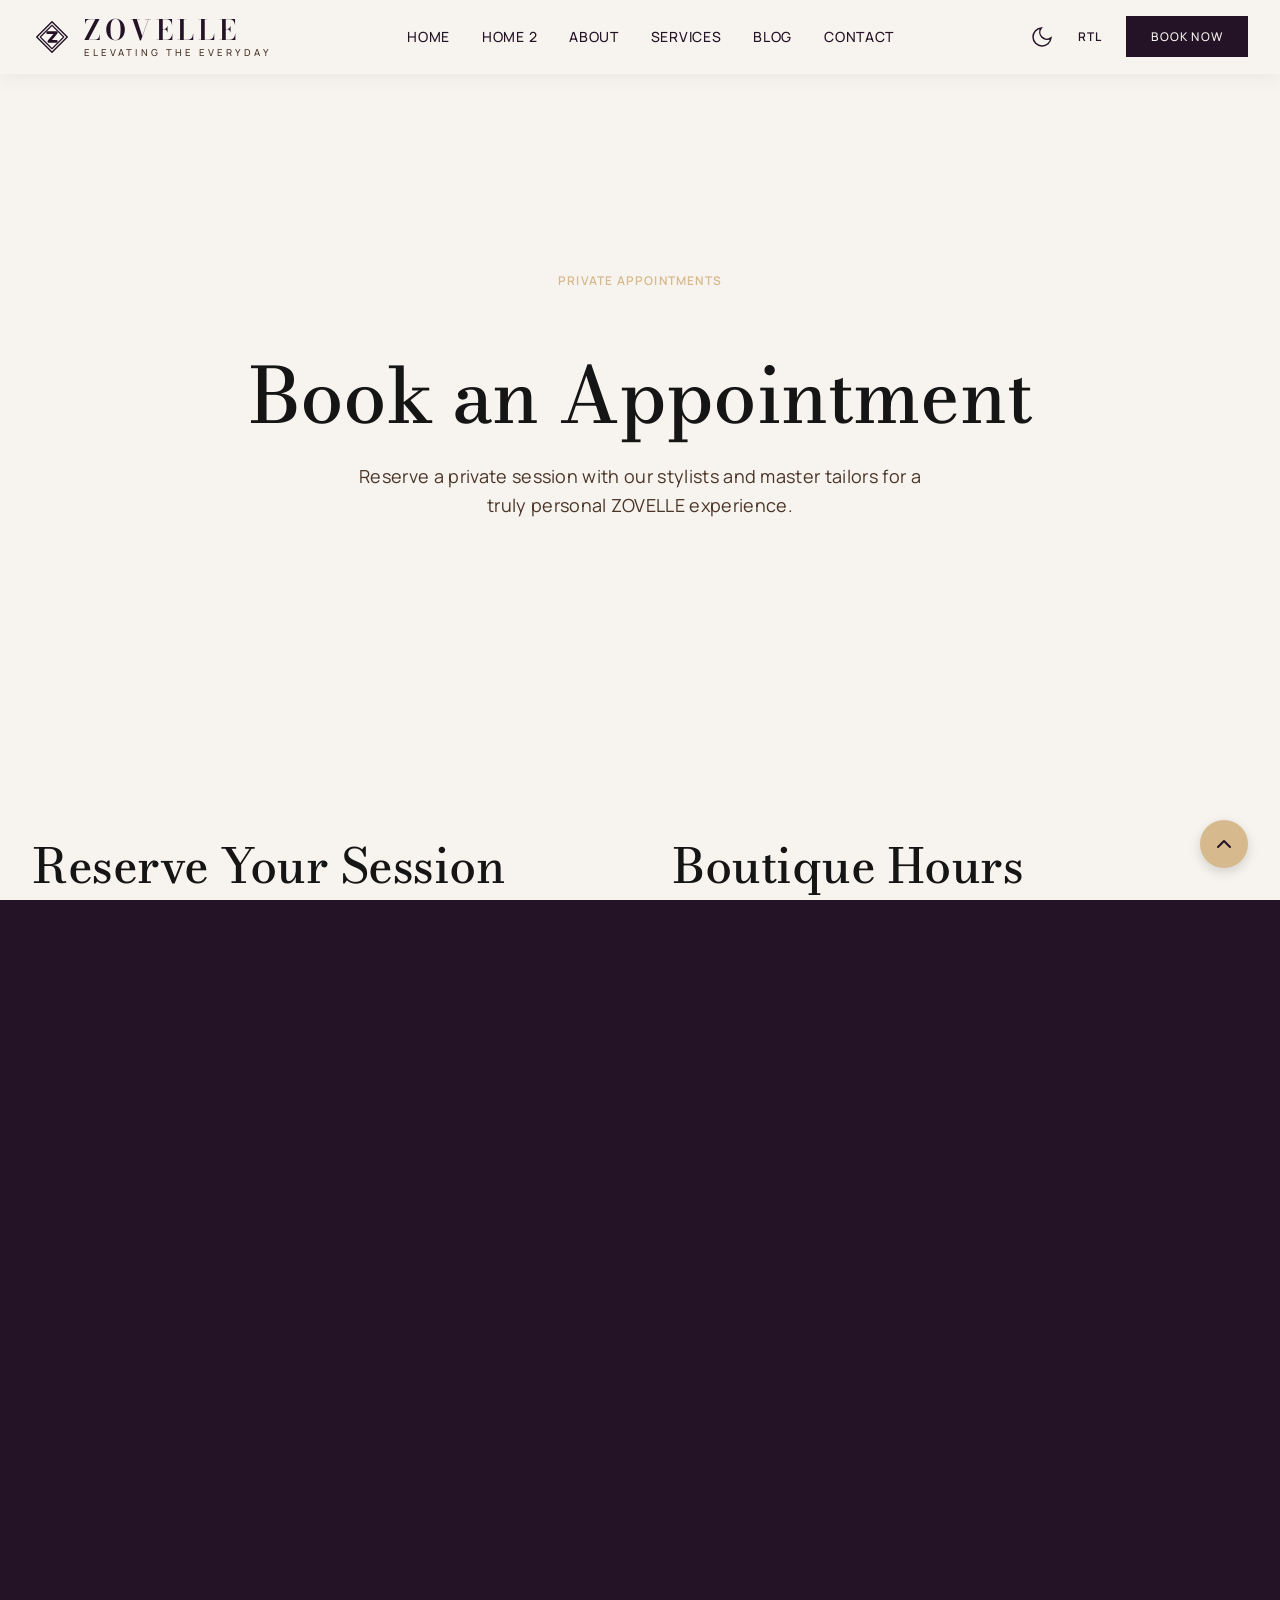
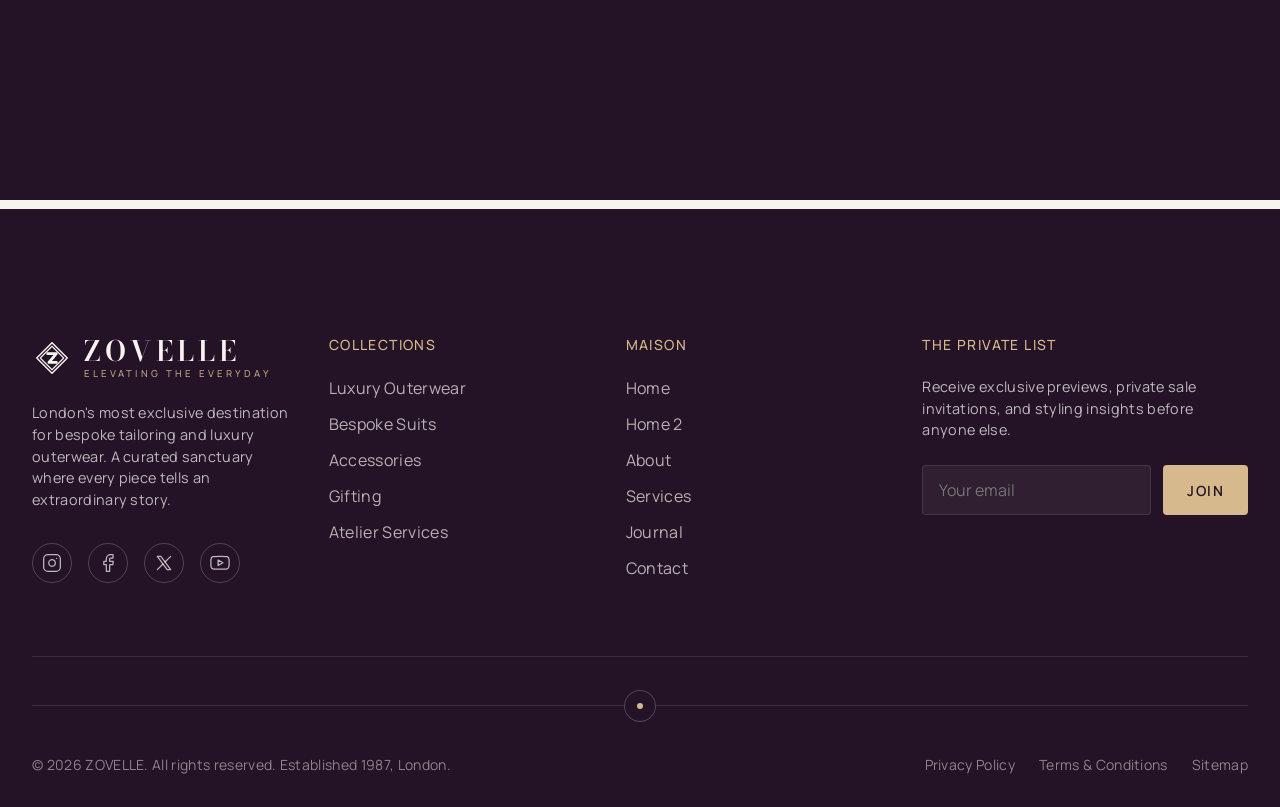
<file: pages/booking.html>
<!DOCTYPE html>
<html lang="en">
<head>
  <meta charset="UTF-8">
  <meta name="viewport" content="width=device-width, initial-scale=1.0">
  <title>ZOVELLE | Book an Appointment</title>
  <link rel="icon" type="image/svg+xml" href="../assets/images/favicon.svg">
  <link rel="stylesheet" href="../assets/css/main.css">

  <link href="https://fonts.googleapis.com/css2?family=Bodoni+Moda:ital,opsz,wght@0,6..96,400;0,6..96,500;0,6..96,600;0,6..96,700;1,6..96,400&family=Manrope:wght@300;400;500;600&display=swap" rel="stylesheet">
</head>
<body>

  <nav class="navbar solid">
    <div class="container">
      
<a href="../index.html" class="nav-brand" aria-label="ZOVELLE - Home">
  <svg class="brand-mark" viewBox="0 0 32 32" aria-hidden="true"><path d="M16 3.8L28.2 16 16 28.2 3.8 16Z" fill="none" stroke="currentColor" stroke-width="1.15" stroke-linejoin="round"/><path d="M16 6.6L25.4 16 16 25.4 6.6 16Z" fill="none" stroke="currentColor" stroke-width="0.85" stroke-linejoin="round"/><path d="M12.5 12.5h7L13.5 19.5h6" fill="none" stroke="currentColor" stroke-width="2.15" stroke-linecap="round" stroke-linejoin="round"/><path d="M18 15L15 18.5" fill="none" stroke="currentColor" stroke-width="1" stroke-linecap="round"/></svg>
  <span class="brand-lockup">
    <span class="brand-wordmark">ZOVELLE</span>
    <span class="brand-tagline">Elevating the Everyday</span>
  </span>
</a>
      <ul class="nav-menu">
        <li><a href="../index.html" class="nav-link link-underline">Home</a></li>
        <li><a href="home-2.html" class="nav-link link-underline">Home 2</a></li>
        <li><a href="about.html" class="nav-link link-underline">About</a></li>
        <li><a href="services.html" class="nav-link link-underline">Services</a></li>
        <li><a href="blog.html" class="nav-link link-underline">Blog</a></li>
        <li><a href="contact.html" class="nav-link link-underline">Contact</a></li>
      </ul>
      <div class="nav-icons">
        <button class="nav-icon dark-mode-toggle" aria-label="Toggle Theme">
          <svg class="icon-moon" viewBox="0 0 24 24"><path d="M21 12.79A9 9 0 1111.21 3 7 7 0 0021 12.79z"/></svg>
          <svg class="icon-sun" viewBox="0 0 24 24"><path d="M12 17a5 5 0 100-10 5 5 0 000 10zM12 1v2m0 18v2M4.22 4.22l1.42 1.42m12.73 12.73l1.42 1.42M1 12h2m18 0h2M4.22 19.78l1.42-1.42M18.36 5.64l1.42-1.42"/></svg>
        </button>
        <button class="nav-icon rtl-toggle" aria-label="Toggle RTL">RTL</button>
        <a href="booking.html" class="btn btn-primary nav-cta">Book Now</a>
        <button class="menu-toggle" aria-label="Toggle Menu">
          <span></span><span></span><span></span>
        </button>
      </div>
    </div>
  </nav>

  <main>
    <!-- Section 1: Booking Hero -->
    <section class="section-lg container text-center" style="padding-top: calc(var(--spacing-xxl) + 80px);">
      <p class="text-overline reveal mb-4" style="color: var(--color-champagne);">Private Appointments</p>
      <h1 class="text-h1 reveal">Book an Appointment</h1>
      <p class="text-subtitle reveal delay-100" style="max-width: 600px; margin: 1.5rem auto 0; color: var(--text-secondary);">Reserve a private session with our stylists and master tailors for a truly personal ZOVELLE experience.</p>
    </section>

    <!-- Section 2: Booking Form + Info -->
    <section class="section container">
      <div class="grid grid-2 gap-lg" style="align-items: start;">
        <div class="reveal">
          <h3 class="text-h3" style="margin-bottom: var(--spacing-md);">Reserve Your Session</h3>
          <form id="booking-form" class="grid grid-2 gap-md" novalidate>
            <div class="input-group">
              <input type="text" class="input-field" placeholder=" " required>
              <label class="input-label">Full Name</label>
            </div>
            <div class="input-group">
              <input type="email" class="input-field" placeholder=" " required>
              <label class="input-label">Email Address</label>
            </div>
            <div class="input-group">
              <input type="tel" class="input-field" placeholder=" " required>
              <label class="input-label">Phone</label>
            </div>
            <div class="input-group">
              <select class="input-field" required>
                <option value="" selected disabled></option>
                <option>Personal Styling</option>
                <option>Bespoke Tailoring</option>
                <option>Wardrobe Consultation</option>
                <option>Bridal Consultation</option>
                <option>Private Shopping</option>
              </select>
              <label class="input-label">Service</label>
            </div>
            <div class="input-group">
              <input type="date" class="input-field" required>
              <label class="input-label">Preferred Date</label>
            </div>
            <div class="input-group">
              <input type="time" class="input-field" required>
              <label class="input-label">Preferred Time</label>
            </div>
            <div class="input-group">
              <select class="input-field" required>
                <option value="" selected disabled></option>
                <option>Paris - 15 Rue Cambon</option>
                <option>New York - 750 Madison Ave</option>
              </select>
              <label class="input-label">Boutique</label>
            </div>
            <div class="input-group">
              <input type="text" class="input-field" placeholder=" ">
              <label class="input-label">Special Requests (Optional)</label>
            </div>
            <div class="input-group" style="grid-column: span 2;">
              <textarea class="input-field" rows="4" placeholder=" "></textarea>
              <label class="input-label">Notes</label>
            </div>
            <div style="grid-column: span 2; text-align: center; margin-top: 1rem;">
              <button type="submit" class="btn btn-primary" style="width: 100%;">Confirm Booking</button>
            </div>
          </form>
          <div id="booking-success" class="form-success" hidden style="border: 1px solid var(--border-color);">
            <h3 class="text-h3">Appointment Requested</h3>
            <p class="text-body" style="color: var(--text-secondary);">Thank you for choosing ZOVELLE. Our concierge will confirm your appointment within 24 hours.</p>
          </div>
        </div>

        <div class="reveal delay-200">
          <h3 class="text-h3" style="margin-bottom: var(--spacing-md);">Boutique Hours</h3>
          <div style="border-bottom: 1px solid var(--border-color); padding: 1rem 0; display: flex; justify-content: space-between;">
            <span>Monday - Friday</span><span style="color: var(--text-secondary);">10:00 - 20:00</span>
          </div>
          <div style="border-bottom: 1px solid var(--border-color); padding: 1rem 0; display: flex; justify-content: space-between;">
            <span>Saturday</span><span style="color: var(--text-secondary);">10:00 - 19:00</span>
          </div>
          <div style="border-bottom: 1px solid var(--border-color); padding: 1rem 0; display: flex; justify-content: space-between;">
            <span>Sunday</span><span style="color: var(--text-secondary);">By appointment</span>
          </div>

          <h3 class="text-h3" style="margin: var(--spacing-lg) 0 var(--spacing-sm);">At Your Service</h3>
          <p class="text-body" style="margin-bottom: 1.5rem; color: var(--text-secondary);">Our concierge team is available to arrange private fittings, personal styling sessions, and bespoke tailoring consultations at any of our boutiques.</p>
          <div style="display: flex; flex-direction: column; gap: 1rem; margin-bottom: 2rem;">
            <a href="tel:+33123456789" class="link-underline" style="width: fit-content;">+33 1 23 45 67 89</a>
            <a href="mailto:concierge@zovelle.com" class="link-underline" style="width: fit-content;">concierge@zovelle.com</a>
          </div>

          <div class="relative" style="background: var(--color-plum); color: var(--color-porcelain); padding: var(--spacing-md);">
            <p class="text-overline" style="color: var(--color-champagne); margin-bottom: 1rem;">The ZOVELLE Promise</p>
            <p class="text-body" style="color: rgba(247, 243, 238, 0.85);">Every appointment begins with a private welcome and a curated selection prepared exclusively for you.</p>
          </div>
        </div>
      </div>
    </section>
  </main>

  <footer class="footer">
    <div class="container">
      <div class="footer-top grid grid-4">
        <div>
          <a href="../index.html" class="footer-brand" style="margin-bottom: 1.5rem;">
            <svg class="brand-mark" viewBox="0 0 32 32" aria-hidden="true"><path d="M16 3.8L28.2 16 16 28.2 3.8 16Z" fill="none" stroke="currentColor" stroke-width="1.15" stroke-linejoin="round"/><path d="M16 6.6L25.4 16 16 25.4 6.6 16Z" fill="none" stroke="currentColor" stroke-width="0.85" stroke-linejoin="round"/><path d="M12.5 12.5h7L13.5 19.5h6" fill="none" stroke="currentColor" stroke-width="2.15" stroke-linecap="round" stroke-linejoin="round"/><path d="M18 15L15 18.5" fill="none" stroke="currentColor" stroke-width="1" stroke-linecap="round"/></svg>
            <span class="brand-lockup"><span class="brand-wordmark">ZOVELLE</span><span class="brand-tagline">Elevating the Everyday</span></span>
          </a>
          <p style="color: rgba(255,255,255,0.7); max-width: 280px; margin-bottom: 2rem; font-size: 0.9rem;">London's most exclusive destination for bespoke tailoring and luxury outerwear. A curated sanctuary where every piece tells an extraordinary story.</p>
          <div style="display: flex; gap: 1rem;">
            <a href="https://instagram.com/zovelle" target="_blank" rel="noopener noreferrer" class="social-icon" aria-label="Instagram">
              <svg viewBox="0 0 24 24" width="20" height="20" stroke="currentColor" stroke-width="1.5" fill="none" stroke-linecap="round" stroke-linejoin="round"><rect x="2" y="2" width="20" height="20" rx="5" ry="5"></rect><path d="M16 11.37A4 4 0 1 1 12.63 8 4 4 0 0 1 16 11.37z"></path><line x1="17.5" y1="6.5" x2="17.51" y2="6.5"></line></svg>
            </a>
            <a href="https://facebook.com/zovelle" target="_blank" rel="noopener noreferrer" class="social-icon" aria-label="Facebook">
              <svg viewBox="0 0 24 24" width="20" height="20" stroke="currentColor" stroke-width="1.5" fill="none" stroke-linecap="round" stroke-linejoin="round"><path d="M18 2h-3a5 5 0 0 0-5 5v3H7v4h3v8h4v-8h3.81l.53-4H14V7a1 1 0 0 1 1-1h3z"></path></svg>
            </a>
            <a href="https://x.com/zovelle" target="_blank" rel="noopener noreferrer" class="social-icon" aria-label="X">
              <svg viewBox="0 0 24 24" width="20" height="20" stroke="currentColor" stroke-width="1.5" fill="none" stroke-linecap="round" stroke-linejoin="round"><path d="M4 4l11.733 16h4.267l-11.733 -16z"></path><path d="M4 20l6.768 -6.768m2.46 -2.46l6.772 -6.772"></path></svg>
            </a>
            <a href="https://youtube.com/@zovelle" target="_blank" rel="noopener noreferrer" class="social-icon" aria-label="YouTube">
              <svg viewBox="0 0 24 24" width="20" height="20" stroke="currentColor" stroke-width="1.5" fill="none" stroke-linecap="round" stroke-linejoin="round"><path d="M22.54 6.42a2.78 2.78 0 0 0-1.94-2C18.88 4 12 4 12 4s-6.88 0-8.6.46a2.78 2.78 0 0 0-1.94 2A29 29 0 0 0 1 11.75a29 29 0 0 0 .46 5.33A2.78 2.78 0 0 0 3.4 19c1.72.46 8.6.46 8.6.46s6.88 0 8.6-.46a2.78 2.78 0 0 0 1.94-2 29 29 0 0 0 .46-5.25 29 29 0 0 0-.46-5.33z"></path><polygon points="9.75 15.02 15.5 11.75 9.75 8.48 9.75 15.02"></polygon></svg>
            </a>
          </div>
        </div>
        <div>
          <h4 class="footer-col-title">Collections</h4>
          <a href="../index.html" class="footer-link">Luxury Outerwear</a>
          <a href="services.html" class="footer-link">Bespoke Suits</a>
          <a href="home-2.html" class="footer-link">Accessories</a>
          <a href="contact.html" class="footer-link">Gifting</a>
          <a href="services.html" class="footer-link">Atelier Services</a>
        </div>
        <div>
          <h4 class="footer-col-title">Maison</h4>
          <a href="../index.html" class="footer-link">Home</a>
          <a href="home-2.html" class="footer-link">Home 2</a>
          <a href="about.html" class="footer-link">About</a>
          <a href="services.html" class="footer-link">Services</a>
          <a href="blog.html" class="footer-link">Journal</a>
          <a href="contact.html" class="footer-link">Contact</a>
        </div>
        <div>
          <h4 class="footer-col-title">The Private List</h4>
          <p style="margin-bottom: 1.5rem; color: rgba(255,255,255,0.7); font-size: 0.9rem;">Receive exclusive previews, private sale invitations, and styling insights before anyone else.</p>
          <form style="display: flex; gap: 0.75rem;" onsubmit="return false;">
            <input type="email" placeholder="Your email" style="background: rgba(255,255,255,0.05); border: 1px solid rgba(255,255,255,0.1); padding: 0.75rem 1rem; color: white; border-radius: 4px; flex: 1; min-width: 0;" required>
            <button type="submit" class="btn" style="background: var(--color-champagne); color: var(--color-plum); padding: 0.75rem 1.5rem; font-weight: 600; border-radius: 4px; border: none; cursor: pointer;">JOIN</button>
          </form>
        </div>
      </div>
      
      <div class="footer-separator">
        <div class="footer-separator-icon">
          <div class="footer-separator-dot"></div>
        </div>
      </div>
      
      <div class="footer-bottom">
        <div>&copy; 2026 ZOVELLE. All rights reserved. Established 1987, London.</div>
        <div style="display: flex; gap: 1.5rem;">
          <a href="privacy-policy.html">Privacy Policy</a>
          <a href="terms.html">Terms & Conditions</a>
          <a href="sitemap.html">Sitemap</a>
        </div>
      </div>
    </div>
    
    <a href="#" class="scroll-top-btn" aria-label="Scroll to top" onclick="window.scrollTo({top: 0, behavior: 'smooth'}); return false;">
      <svg viewBox="0 0 24 24" width="24" height="24" stroke="currentColor" stroke-width="2" fill="none" stroke-linecap="round" stroke-linejoin="round"><polyline points="18 15 12 9 6 15"></polyline></svg>
    </a>
  </footer>

  <script src="../assets/js/bundle.js"></script>
  <script>
    document.addEventListener('DOMContentLoaded', () => {
      const form = document.getElementById('booking-form');
      const success = document.getElementById('booking-success');
      if (!form || !success) return;
      form.addEventListener('submit', (e) => {
        e.preventDefault();
        if (!form.checkValidity()) {
          form.reportValidity();
          return;
        }
        form.hidden = true;
        success.hidden = false;
      });
    });
  </script>
</body>
</html>
</file>
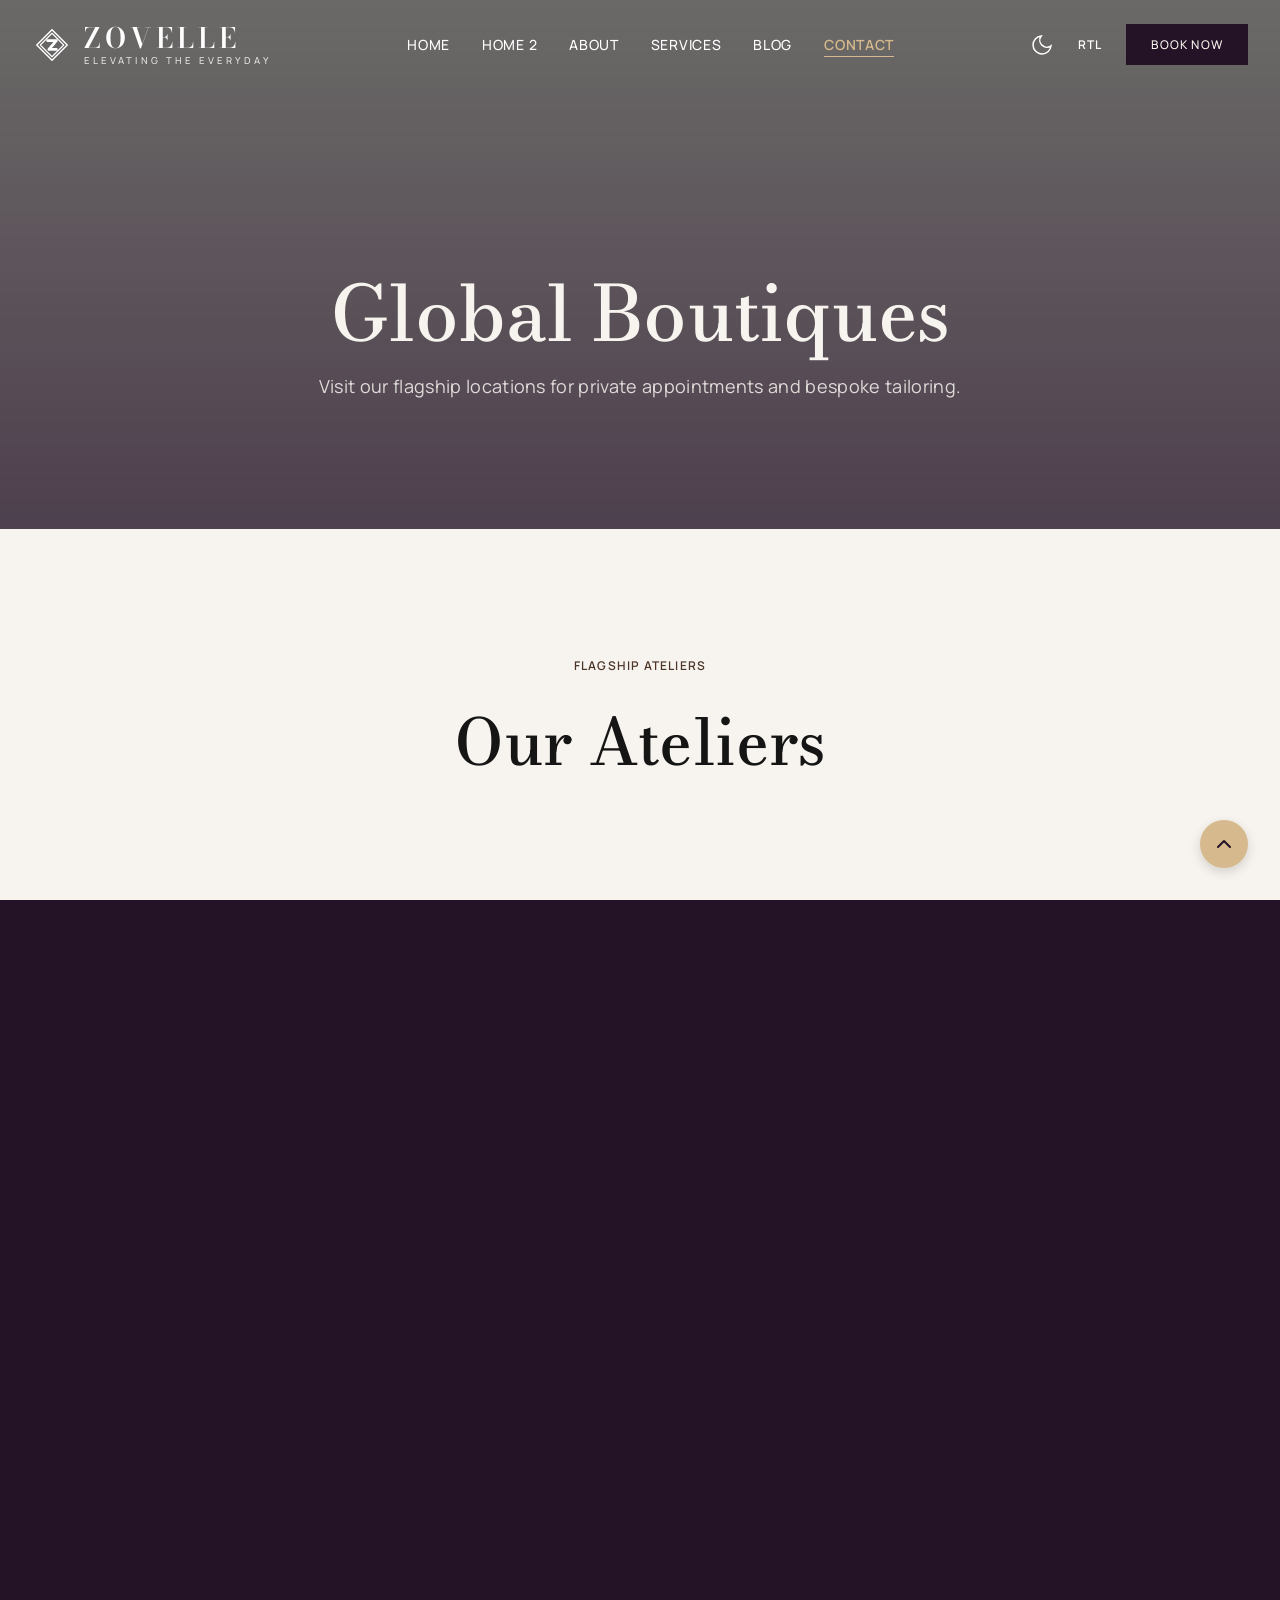
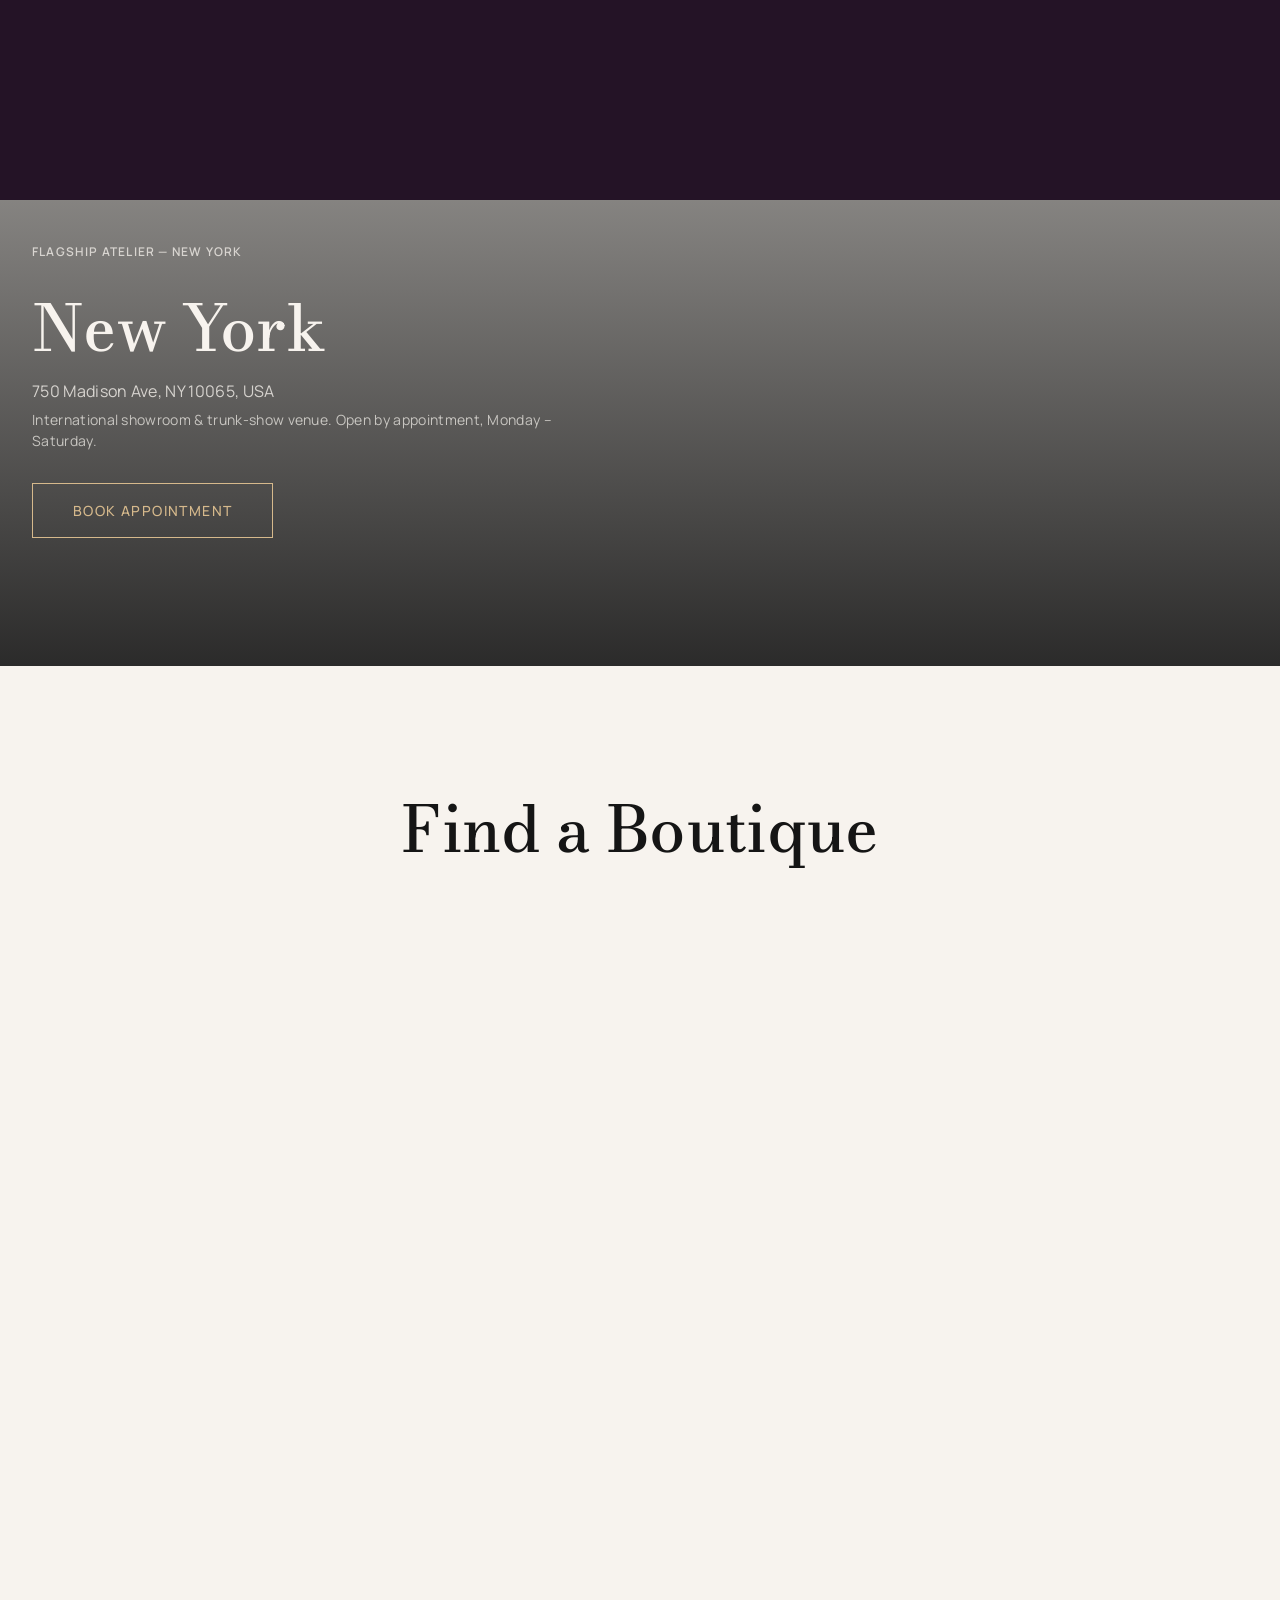
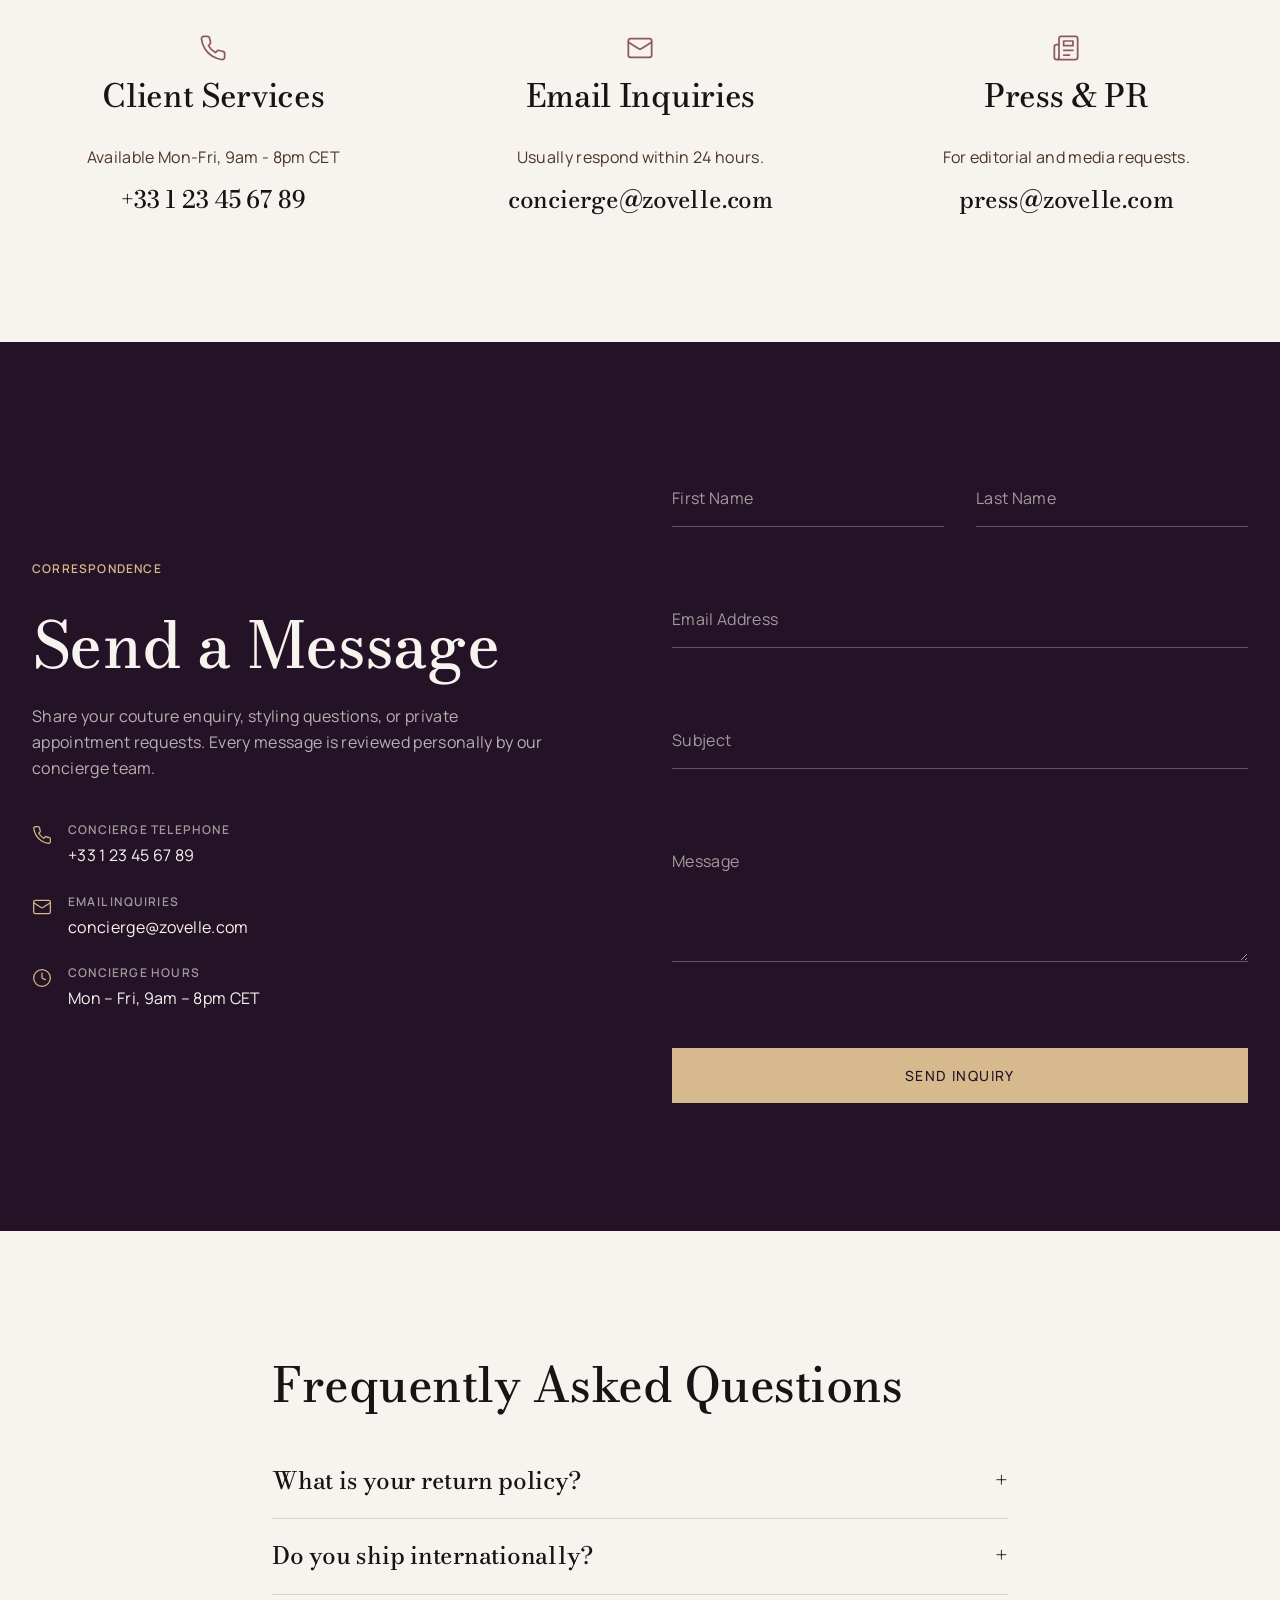
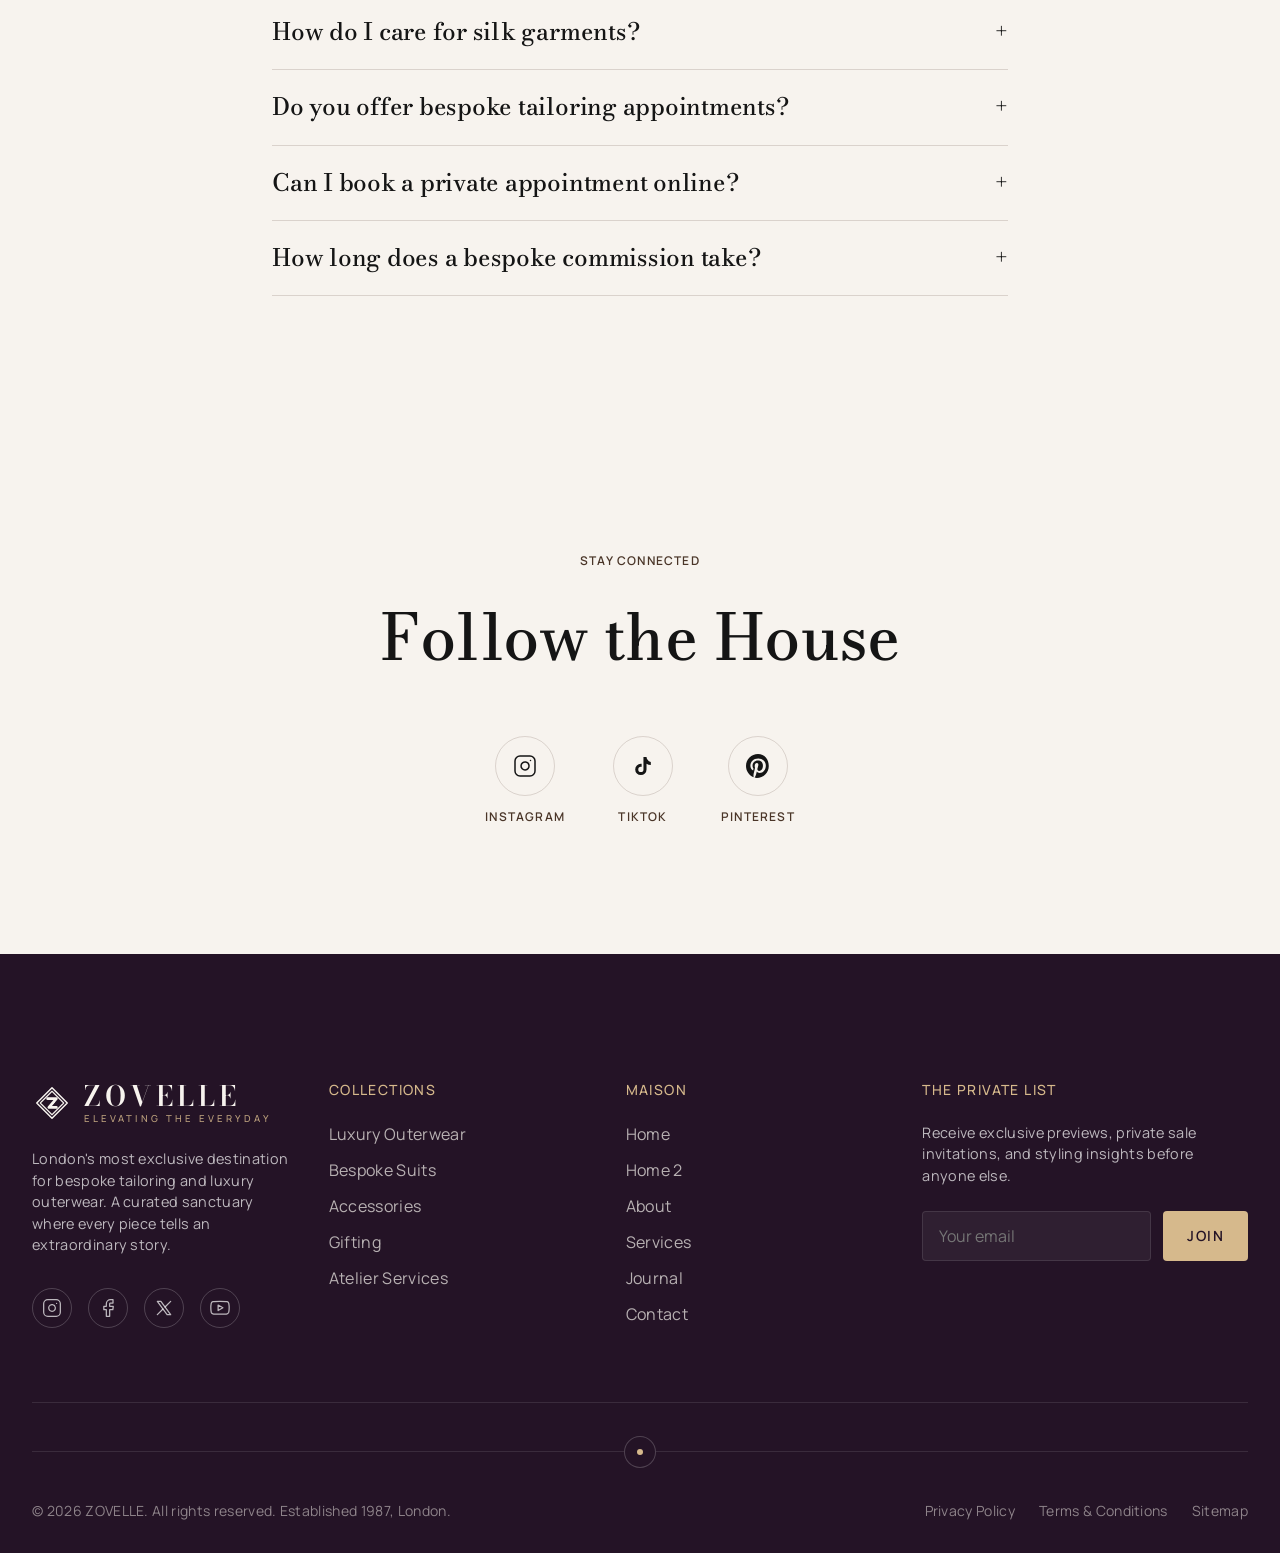
<file: pages/contact.html>
<!DOCTYPE html>
<html lang="en">
<head>
  <meta charset="UTF-8">
  <meta name="viewport" content="width=device-width, initial-scale=1.0">
  <title>ZOVELLE | Contact & Boutiques</title>
  <link rel="icon" type="image/svg+xml" href="../assets/images/favicon.svg">
  <link rel="stylesheet" href="../assets/css/main.css">

  <link href="https://fonts.googleapis.com/css2?family=Bodoni+Moda:ital,opsz,wght@0,6..96,400;0,6..96,500;0,6..96,600;0,6..96,700;1,6..96,400&family=Manrope:wght@300;400;500;600&display=swap" rel="stylesheet">
</head>
<body>

  <nav class="navbar scrolled">
    <div class="container">
      
<a href="../index.html" class="nav-brand" aria-label="ZOVELLE - Home">
  <svg class="brand-mark" viewBox="0 0 32 32" aria-hidden="true"><path d="M16 3.8L28.2 16 16 28.2 3.8 16Z" fill="none" stroke="currentColor" stroke-width="1.15" stroke-linejoin="round"/><path d="M16 6.6L25.4 16 16 25.4 6.6 16Z" fill="none" stroke="currentColor" stroke-width="0.85" stroke-linejoin="round"/><path d="M12.5 12.5h7L13.5 19.5h6" fill="none" stroke="currentColor" stroke-width="2.15" stroke-linecap="round" stroke-linejoin="round"/><path d="M18 15L15 18.5" fill="none" stroke="currentColor" stroke-width="1" stroke-linecap="round"/></svg>
  <span class="brand-lockup">
    <span class="brand-wordmark">ZOVELLE</span>
    <span class="brand-tagline">Elevating the Everyday</span>
  </span>
</a>
      <ul class="nav-menu">
        <li><a href="../index.html" class="nav-link link-underline">Home</a></li>
        <li><a href="home-2.html" class="nav-link link-underline">Home 2</a></li>
        <li><a href="about.html" class="nav-link link-underline">About</a></li>
        <li><a href="services.html" class="nav-link link-underline">Services</a></li>
        <li><a href="blog.html" class="nav-link link-underline">Blog</a></li>
        <li><a href="contact.html" class="nav-link link-underline">Contact</a></li>
      </ul>
      <div class="nav-icons">
        <button class="nav-icon dark-mode-toggle" aria-label="Toggle Theme">
          <svg class="icon-moon" viewBox="0 0 24 24"><path d="M21 12.79A9 9 0 1111.21 3 7 7 0 0021 12.79z"/></svg>
          <svg class="icon-sun" viewBox="0 0 24 24"><path d="M12 17a5 5 0 100-10 5 5 0 000 10zM12 1v2m0 18v2M4.22 4.22l1.42 1.42m12.73 12.73l1.42 1.42M1 12h2m18 0h2M4.22 19.78l1.42-1.42M18.36 5.64l1.42-1.42"/></svg>
        </button>
        <button class="nav-icon rtl-toggle" aria-label="Toggle RTL">RTL</button>
        <a href="booking.html" class="btn btn-primary nav-cta">Book Now</a>
        <button class="menu-toggle" aria-label="Toggle Menu">
          <span></span><span></span><span></span>
        </button>
      </div>
    </div>
  </nav>

  <main>
<!-- Section 1: Hero -->
    <section class="section-lg text-center" style="padding-top: calc(var(--spacing-xxl) + 80px); padding-bottom: var(--spacing-xl); background: linear-gradient(to bottom, rgba(21,21,21,0.62), rgba(36,19,38,0.8)), url('https://i.pinimg.com/736x/e0/46/67/e046671934cc0a4c7387cafbacdbb1f8.jpg') center / cover no-repeat; color: var(--color-porcelain);">
      <h1 class="text-h1 reveal" style="color: var(--color-porcelain);">Global Boutiques</h1>
      <p class="text-subtitle reveal delay-100" style="margin-top: 1rem; color: rgba(247,243,238,0.85);">Visit our flagship locations for private appointments and bespoke tailoring.</p>
    </section>

<!-- Section 2: Boutiques (dark full-width bands) -->
    <section class="section container">
        <div class="text-center reveal" style="margin-bottom: var(--spacing-lg);">
            <p class="text-overline mb-2">Flagship Ateliers</p>
            <h2 class="text-h2">Our Ateliers</h2>
        </div>
    </section>
    <section class="container-fluid" style="padding: 0;">
        <div class="boutique-band" style="background: linear-gradient(to bottom, rgba(21,21,21,0.35), rgba(21,21,21,0.9)), url('https://images.unsplash.com/photo-1439393161192-32360eb753f1?w=1600&auto=format&fit=crop&q=70&ixlib=rb-4.1.0&ixid=M3wxMjA3fDB8MHxzZWFyY2h8OHx8ZWlmZmVsJTIwdG93ZXJ8ZW58MHx8MHx8fDA%3D') center / cover no-repeat;">
            <div class="container flex" style="min-height: 72vh; align-items: flex-end; padding-block: var(--spacing-xl);">
                <div style="max-width: 580px;">
                    <p class="text-overline mb-2" style="color: rgba(247,243,238,0.75);">Flagship Atelier &mdash; Paris</p>
                    <h2 class="text-h2" style="color: var(--color-porcelain);">Paris</h2>
                    <p class="text-body" style="color: rgba(247,243,238,0.78); margin-top: 1rem; margin-bottom: 0.25rem;">15 Rue Cambon, 75001 Paris, France</p>
                    <p class="text-caption" style="color: rgba(247,243,238,0.7); margin-bottom: 2rem;">Bespoke tailoring salon &amp; private fitting rooms. Open by appointment, Monday &ndash; Saturday.</p>
                    <a href="booking.html" class="btn btn-outline btn-outline--light">Book Appointment</a>
                </div>
            </div>
        </div>
        <div class="boutique-band" style="background: linear-gradient(to bottom, rgba(21,21,21,0.35), rgba(21,21,21,0.9)), url('https://plus.unsplash.com/premium_photo-1661954654458-c673671d4a08?w=1600&auto=format&fit=crop&q=70&ixlib=rb-4.1.0&ixid=M3wxMjA3fDB8MHxzZWFyY2h8MTN8fE5ldyUyMFlvcmt8ZW58MHx8MHx8fDA%3D') center / cover no-repeat;">
            <div class="container flex" style="min-height: 72vh; align-items: flex-end; padding-block: var(--spacing-xl);">
                <div style="max-width: 580px;">
                    <p class="text-overline mb-2" style="color: rgba(247,243,238,0.75);">Flagship Atelier &mdash; New York</p>
                    <h2 class="text-h2" style="color: var(--color-porcelain);">New York</h2>
                    <p class="text-body" style="color: rgba(247,243,238,0.78); margin-top: 1rem; margin-bottom: 0.25rem;">750 Madison Ave, NY 10065, USA</p>
                    <p class="text-caption" style="color: rgba(247,243,238,0.7); margin-bottom: 2rem;">International showroom &amp; trunk-show venue. Open by appointment, Monday &ndash; Saturday.</p>
                    <a href="booking.html" class="btn btn-outline btn-outline--light">Book Appointment</a>
                </div>
            </div>
        </div>
    </section>

    <!-- Section 2.5: Interactive Map -->
    <section class="section container">
        <h2 class="text-h2 text-center reveal" style="margin-bottom: var(--spacing-lg);">Find a Boutique</h2>
        <div class="grid grid-2 gap-md">
            <div class="reveal relative" style="aspect-ratio: 4 / 3;">
                <iframe title="ZOVELLE Paris boutique map" src="https://maps.google.com/maps?q=15%20Rue%20Cambon%2C%2075001%20Paris%2C%20France&z=15&output=embed" style="width: 100%; height: 100%; border: 0; border-radius: 8px;" loading="lazy" allowfullscreen referrerpolicy="no-referrer-when-downgrade"></iframe>
            </div>
            <div class="reveal delay-100 relative" style="aspect-ratio: 4 / 3;">
                <iframe title="ZOVELLE New York boutique map" src="https://maps.google.com/maps?q=750%20Madison%20Ave%2C%20New%20York%2C%20NY%2010065&z=15&output=embed" style="width: 100%; height: 100%; border: 0; border-radius: 8px;" loading="lazy" allowfullscreen referrerpolicy="no-referrer-when-downgrade"></iframe>
            </div>
        </div>
    </section>

    <!-- Section 3: Contact Details Grid -->
    <section class="section container">
        <div class="grid grid-3 text-center gap-lg">
<div class="reveal delay-100">
                <svg viewBox="0 0 24 24" width="28" height="28" stroke="currentColor" stroke-width="1.5" fill="none" stroke-linecap="round" stroke-linejoin="round" style="display: block; margin: 0 auto 1rem; color: var(--accent-secondary);" aria-hidden="true"><path d="M22 16.92v3a2 2 0 0 1-2.18 2 19.79 19.79 0 0 1-8.63-3.07 19.5 19.5 0 0 1-6-6 19.79 19.79 0 0 1-3.07-8.67A2 2 0 0 1 4.11 2h3a2 2 0 0 1 2 1.72 12.84 12.84 0 0 0 .7 2.81 2 2 0 0 1-.45 2.11L8.09 9.91a16 16 0 0 0 6 6l1.27-1.27a2 2 0 0 1 2.11-.45 12.84 12.84 0 0 0 2.81.7A2 2 0 0 1 22 16.92z"/></svg>
                <h4 class="text-h4 mb-2">Client Services</h4>
                <p class="text-body" style="color: var(--text-secondary); margin-bottom: 1rem;">Available Mon-Fri, 9am - 8pm CET</p>
                <a href="tel:+33123456789" class="text-h5" style="color: var(--text-primary);">+33 1 23 45 67 89</a>
            </div>
<div class="reveal delay-200">
                <svg viewBox="0 0 24 24" width="28" height="28" stroke="currentColor" stroke-width="1.5" fill="none" stroke-linecap="round" stroke-linejoin="round" style="display: block; margin: 0 auto 1rem; color: var(--accent-secondary);" aria-hidden="true"><rect x="2" y="4" width="20" height="16" rx="2"/><path d="m22 7-8.97 5.7a1.94 1.94 0 0 1-2.06 0L2 7"/></svg>
                <h4 class="text-h4 mb-2">Email Inquiries</h4>
                <p class="text-body" style="color: var(--text-secondary); margin-bottom: 1rem;">Usually respond within 24 hours.</p>
                <a href="mailto:concierge@zovelle.com" class="text-h5" style="color: var(--text-primary);">concierge@zovelle.com</a>
            </div>
<div class="reveal delay-300">
                <svg viewBox="0 0 24 24" width="28" height="28" stroke="currentColor" stroke-width="1.5" fill="none" stroke-linecap="round" stroke-linejoin="round" style="display: block; margin: 0 auto 1rem; color: var(--accent-secondary);" aria-hidden="true"><path d="M4 22h16a2 2 0 0 0 2-2V4a2 2 0 0 0-2-2H8a2 2 0 0 0-2 2v16a2 2 0 0 1-2 2Zm0 0a2 2 0 0 1-2-2v-9c0-1.1.9-2 2-2h2"/><path d="M18 14h-8"/><path d="M15 18h-5"/><path d="M10 6h8v4h-8V6Z"/></svg>
                <h4 class="text-h4 mb-2">Press & PR</h4>
                <p class="text-body" style="color: var(--text-secondary); margin-bottom: 1rem;">For editorial and media requests.</p>
                <a href="mailto:press@zovelle.com" class="text-h5" style="color: var(--text-primary);">press@zovelle.com</a>
            </div>
        </div>
    </section>

<!-- Section 4: Correspondence & Enquiry Form (dark plum band) -->
    <section class="section" style="background-color: var(--color-plum);">
        <div class="container grid grid-2 gap-lg" style="align-items: center;">
            <div class="reveal">
                <p class="text-overline mb-2" style="color: var(--color-champagne);">Correspondence</p>
                <h2 class="text-h2" style="color: var(--color-porcelain); margin-bottom: 1.5rem;">Send a Message</h2>
                <p class="text-body" style="color: rgba(247,243,238,0.7); max-width: 32rem; margin-bottom: 2.5rem;">Share your couture enquiry, styling questions, or private appointment requests. Every message is reviewed personally by our concierge team.</p>
                <div style="display: flex; flex-direction: column; gap: 1.5rem;">
                    <div class="flex" style="align-items: flex-start; gap: 1rem;">
                        <svg viewBox="0 0 24 24" width="20" height="20" stroke="currentColor" stroke-width="1.5" fill="none" stroke-linecap="round" stroke-linejoin="round" style="color: var(--color-champagne); margin-top: 0.25rem; flex-shrink: 0;" aria-hidden="true"><path d="M22 16.92v3a2 2 0 0 1-2.18 2 19.79 19.79 0 0 1-8.63-3.07 19.5 19.5 0 0 1-6-6 19.79 19.79 0 0 1-3.07-8.67A2 2 0 0 1 4.11 2h3a2 2 0 0 1 2 1.72 12.84 12.84 0 0 0 .7 2.81 2 2 0 0 1-.45 2.11L8.09 9.91a16 16 0 0 0 6 6l1.27-1.27a2 2 0 0 1 2.11-.45 12.84 12.84 0 0 0 2.81.7A2 2 0 0 1 22 16.92z"/></svg>
                        <div>
                            <p class="text-overline" style="color: rgba(247,243,238,0.6); margin-bottom: 0.25rem;">Concierge Telephone</p>
                            <a href="tel:+33123456789" class="text-body" style="color: var(--color-porcelain);">+33 1 23 45 67 89</a>
                        </div>
                    </div>
                    <div class="flex" style="align-items: flex-start; gap: 1rem;">
                        <svg viewBox="0 0 24 24" width="20" height="20" stroke="currentColor" stroke-width="1.5" fill="none" stroke-linecap="round" stroke-linejoin="round" style="color: var(--color-champagne); margin-top: 0.25rem; flex-shrink: 0;" aria-hidden="true"><rect x="2" y="4" width="20" height="16" rx="2"/><path d="m22 7-8.97 5.7a1.94 1.94 0 0 1-2.06 0L2 7"/></svg>
                        <div>
                            <p class="text-overline" style="color: rgba(247,243,238,0.6); margin-bottom: 0.25rem;">Email Inquiries</p>
                            <a href="mailto:concierge@zovelle.com" class="text-body" style="color: var(--color-porcelain);">concierge@zovelle.com</a>
                        </div>
                    </div>
                    <div class="flex" style="align-items: flex-start; gap: 1rem;">
                        <svg viewBox="0 0 24 24" width="20" height="20" stroke="currentColor" stroke-width="1.5" fill="none" stroke-linecap="round" stroke-linejoin="round" style="color: var(--color-champagne); margin-top: 0.25rem; flex-shrink: 0;" aria-hidden="true"><circle cx="12" cy="12" r="10"/><polyline points="12 6 12 12 16 14"/></svg>
                        <div>
                            <p class="text-overline" style="color: rgba(247,243,238,0.6); margin-bottom: 0.25rem;">Concierge Hours</p>
                            <p class="text-body" style="color: var(--color-porcelain);">Mon &ndash; Fri, 9am &ndash; 8pm CET</p>
                        </div>
                    </div>
                </div>
            </div>
            <form id="contact-form" class="grid grid-2 gap-md reveal delay-100" data-success="Thank you for your inquiry. Our concierge will be in touch shortly." onsubmit="return false;">
                <div class="input-group">
                    <input type="text" class="input-field input-field--dark" placeholder=" " required>
                    <label class="input-label">First Name</label>
                </div>
                <div class="input-group">
                    <input type="text" class="input-field input-field--dark" placeholder=" " required>
                    <label class="input-label">Last Name</label>
                </div>
                <div class="input-group" style="grid-column: span 2;">
                    <input type="email" class="input-field input-field--dark" placeholder=" " required>
                    <label class="input-label">Email Address</label>
                </div>
                <div class="input-group" style="grid-column: span 2;">
                    <input type="text" class="input-field input-field--dark" placeholder=" ">
                    <label class="input-label">Subject</label>
                </div>
                <div class="input-group" style="grid-column: span 2;">
                    <textarea class="input-field input-field--dark" rows="4" placeholder=" " required></textarea>
                    <label class="input-label">Message</label>
                </div>
                <div style="grid-column: span 2; text-align: center; margin-top: 1rem;">
                    <button type="submit" class="btn" style="background: var(--color-champagne); color: var(--color-plum); width: 100%;">Send Inquiry</button>
                </div>
            </form>
        </div>
    </section>

    <!-- Section 5: FAQ Accordion Placeholder -->
    <section class="section container" style="max-width: 800px;">
        <h3 class="text-h3 reveal" style="margin-bottom: 2rem;">Frequently Asked Questions</h3>
        <div class="reveal delay-100" style="text-align: left;">
            <div style="border-bottom: 1px solid var(--border-color); padding: 1.5rem 0;">
                <h4 class="text-h5" style="display: flex; justify-content: space-between; cursor: pointer;">What is your return policy? <span>+</span></h4>
            </div>
            <div style="border-bottom: 1px solid var(--border-color); padding: 1.5rem 0;">
                <h4 class="text-h5" style="display: flex; justify-content: space-between; cursor: pointer;">Do you ship internationally? <span>+</span></h4>
            </div>
<div style="border-bottom: 1px solid var(--border-color); padding: 1.5rem 0;">
                <h4 class="text-h5" style="display: flex; justify-content: space-between; cursor: pointer;">How do I care for silk garments? <span>+</span></h4>
            </div>
            <div style="border-bottom: 1px solid var(--border-color); padding: 1.5rem 0;">
                <h4 class="text-h5" style="display: flex; justify-content: space-between; cursor: pointer;">Do you offer bespoke tailoring appointments? <span>+</span></h4>
            </div>
            <div style="border-bottom: 1px solid var(--border-color); padding: 1.5rem 0;">
                <h4 class="text-h5" style="display: flex; justify-content: space-between; cursor: pointer;">Can I book a private appointment online? <span>+</span></h4>
            </div>
            <div style="border-bottom: 1px solid var(--border-color); padding: 1.5rem 0;">
                <h4 class="text-h5" style="display: flex; justify-content: space-between; cursor: pointer;">How long does a bespoke commission take? <span>+</span></h4>
            </div>
        </div>
    </section>

<!-- Section 6: Social Links -->
    <section class="section text-center" style="background-color: var(--bg-primary);">
        <p class="text-overline reveal mb-2">Stay Connected</p>
        <h2 class="text-h2 reveal delay-100" style="margin-bottom: var(--spacing-lg);">Follow the House</h2>
        <div class="flex justify-center gap-lg reveal delay-200" style="gap: 3rem;">
            <a href="https://instagram.com/zovelle" target="_blank" rel="noopener noreferrer" class="flex flex-col" style="align-items: center; gap: 0.75rem; color: var(--text-primary);" aria-label="ZOVELLE on Instagram">
                <span class="social-icon" style="width: 60px; height: 60px; border-color: var(--border-color); color: var(--text-primary);" aria-hidden="true">
                    <svg viewBox="0 0 24 24" width="24" height="24" stroke="currentColor" stroke-width="1.5" fill="none" stroke-linecap="round" stroke-linejoin="round"><rect x="2" y="2" width="20" height="20" rx="5" ry="5"></rect><path d="M16 11.37A4 4 0 1 1 12.63 8 4 4 0 0 1 16 11.37z"></path><line x1="17.5" y1="6.5" x2="17.51" y2="6.5"></line></svg>
                </span>
                <span class="text-overline">Instagram</span>
            </a>
            <a href="https://tiktok.com/@zovelle" target="_blank" rel="noopener noreferrer" class="flex flex-col" style="align-items: center; gap: 0.75rem; color: var(--text-primary);" aria-label="ZOVELLE on TikTok">
                <span class="social-icon" style="width: 60px; height: 60px; border-color: var(--border-color); color: var(--text-primary);" aria-hidden="true">
                    <svg viewBox="0 0 24 24" width="24" height="24" fill="currentColor"><path d="M16.6 5.82A4.28 4.28 0 0 1 15.54 3h-3.09v12.4a2.59 2.59 0 1 1-2.59-2.59c.27 0 .53.04.77.12V9.77a5.7 5.7 0 0 0-.77-.05 5.66 5.66 0 1 0 5.66 5.66V9.66a7.38 7.38 0 0 0 4.3 1.38V7.93a4.3 4.3 0 0 1-3.22-2.11H16.6z"/></svg>
                </span>
                <span class="text-overline">TikTok</span>
            </a>
            <a href="https://pinterest.com/zovelle" target="_blank" rel="noopener noreferrer" class="flex flex-col" style="align-items: center; gap: 0.75rem; color: var(--text-primary);" aria-label="ZOVELLE on Pinterest">
                <span class="social-icon" style="width: 60px; height: 60px; border-color: var(--border-color); color: var(--text-primary);" aria-hidden="true">
                    <svg viewBox="0 0 24 24" width="24" height="24" fill="currentColor"><path d="M12 0C5.373 0 0 5.372 0 12c0 5.084 3.163 9.426 7.627 11.174-.105-.949-.2-2.425.042-3.47.22-.938 1.402-5.965 1.402-5.965s-.357-.715-.357-1.774c0-1.66.962-2.9 2.161-2.9 1.02 0 1.512.765 1.512 1.683 0 1.025-.653 2.557-.99 3.978-.281 1.189.597 2.159 1.769 2.159 2.123 0 3.756-2.239 3.756-5.471 0-2.861-2.056-4.862-4.99-4.862-3.399 0-5.394 2.55-5.394 5.184 0 1.027.395 2.127.889 2.726a.36.36 0 0 1 .083.343c-.091.378-.293 1.194-.333 1.361-.052.219-.171.266-.394.16-1.47-.684-2.389-2.834-2.389-4.562 0-3.815 2.773-7.32 7.992-7.32 4.196 0 7.457 2.988 7.457 6.986 0 4.16-2.626 7.51-6.27 7.51-1.222 0-2.374-.636-2.769-1.387l-.753 2.865c-.272 1.047-1.007 2.358-1.5 3.158.707.199 1.409.314 2.227.314 6.627 0 12-5.373 12-12S18.627 0 12 0z"/></svg>
                </span>
                <span class="text-overline">Pinterest</span>
            </a>
        </div>
    </section>

  </main>
  
  <footer class="footer">
    <div class="container">
      <div class="footer-top grid grid-4">
        <div>
          <a href="../index.html" class="footer-brand" style="margin-bottom: 1.5rem;">
            <svg class="brand-mark" viewBox="0 0 32 32" aria-hidden="true"><path d="M16 3.8L28.2 16 16 28.2 3.8 16Z" fill="none" stroke="currentColor" stroke-width="1.15" stroke-linejoin="round"/><path d="M16 6.6L25.4 16 16 25.4 6.6 16Z" fill="none" stroke="currentColor" stroke-width="0.85" stroke-linejoin="round"/><path d="M12.5 12.5h7L13.5 19.5h6" fill="none" stroke="currentColor" stroke-width="2.15" stroke-linecap="round" stroke-linejoin="round"/><path d="M18 15L15 18.5" fill="none" stroke="currentColor" stroke-width="1" stroke-linecap="round"/></svg>
            <span class="brand-lockup"><span class="brand-wordmark">ZOVELLE</span><span class="brand-tagline">Elevating the Everyday</span></span>
          </a>
          <p style="color: rgba(255,255,255,0.7); max-width: 280px; margin-bottom: 2rem; font-size: 0.9rem;">London's most exclusive destination for bespoke tailoring and luxury outerwear. A curated sanctuary where every piece tells an extraordinary story.</p>
          <div style="display: flex; gap: 1rem;">
            <a href="https://instagram.com/zovelle" target="_blank" rel="noopener noreferrer" class="social-icon" aria-label="Instagram">
              <svg viewBox="0 0 24 24" width="20" height="20" stroke="currentColor" stroke-width="1.5" fill="none" stroke-linecap="round" stroke-linejoin="round"><rect x="2" y="2" width="20" height="20" rx="5" ry="5"></rect><path d="M16 11.37A4 4 0 1 1 12.63 8 4 4 0 0 1 16 11.37z"></path><line x1="17.5" y1="6.5" x2="17.51" y2="6.5"></line></svg>
            </a>
            <a href="https://facebook.com/zovelle" target="_blank" rel="noopener noreferrer" class="social-icon" aria-label="Facebook">
              <svg viewBox="0 0 24 24" width="20" height="20" stroke="currentColor" stroke-width="1.5" fill="none" stroke-linecap="round" stroke-linejoin="round"><path d="M18 2h-3a5 5 0 0 0-5 5v3H7v4h3v8h4v-8h3.81l.53-4H14V7a1 1 0 0 1 1-1h3z"></path></svg>
            </a>
            <a href="https://x.com/zovelle" target="_blank" rel="noopener noreferrer" class="social-icon" aria-label="X">
              <svg viewBox="0 0 24 24" width="20" height="20" stroke="currentColor" stroke-width="1.5" fill="none" stroke-linecap="round" stroke-linejoin="round"><path d="M4 4l11.733 16h4.267l-11.733 -16z"></path><path d="M4 20l6.768 -6.768m2.46 -2.46l6.772 -6.772"></path></svg>
            </a>
            <a href="https://youtube.com/@zovelle" target="_blank" rel="noopener noreferrer" class="social-icon" aria-label="YouTube">
              <svg viewBox="0 0 24 24" width="20" height="20" stroke="currentColor" stroke-width="1.5" fill="none" stroke-linecap="round" stroke-linejoin="round"><path d="M22.54 6.42a2.78 2.78 0 0 0-1.94-2C18.88 4 12 4 12 4s-6.88 0-8.6.46a2.78 2.78 0 0 0-1.94 2A29 29 0 0 0 1 11.75a29 29 0 0 0 .46 5.33A2.78 2.78 0 0 0 3.4 19c1.72.46 8.6.46 8.6.46s6.88 0 8.6-.46a2.78 2.78 0 0 0 1.94-2 29 29 0 0 0 .46-5.25 29 29 0 0 0-.46-5.33z"></path><polygon points="9.75 15.02 15.5 11.75 9.75 8.48 9.75 15.02"></polygon></svg>
            </a>
          </div>
        </div>
        <div>
          <h4 class="footer-col-title">Collections</h4>
          <a href="../index.html" class="footer-link">Luxury Outerwear</a>
          <a href="services.html" class="footer-link">Bespoke Suits</a>
          <a href="home-2.html" class="footer-link">Accessories</a>
          <a href="contact.html" class="footer-link">Gifting</a>
          <a href="services.html" class="footer-link">Atelier Services</a>
        </div>
        <div>
          <h4 class="footer-col-title">Maison</h4>
          <a href="../index.html" class="footer-link">Home</a>
          <a href="home-2.html" class="footer-link">Home 2</a>
          <a href="about.html" class="footer-link">About</a>
          <a href="services.html" class="footer-link">Services</a>
          <a href="blog.html" class="footer-link">Journal</a>
          <a href="contact.html" class="footer-link">Contact</a>
        </div>
        <div>
          <h4 class="footer-col-title">The Private List</h4>
          <p style="margin-bottom: 1.5rem; color: rgba(255,255,255,0.7); font-size: 0.9rem;">Receive exclusive previews, private sale invitations, and styling insights before anyone else.</p>
          <form style="display: flex; gap: 0.75rem;" onsubmit="return false;">
            <input type="email" placeholder="Your email" style="background: rgba(255,255,255,0.05); border: 1px solid rgba(255,255,255,0.1); padding: 0.75rem 1rem; color: white; border-radius: 4px; flex: 1; min-width: 0;" required>
            <button type="submit" class="btn" style="background: var(--color-champagne); color: var(--color-plum); padding: 0.75rem 1.5rem; font-weight: 600; border-radius: 4px; border: none; cursor: pointer;">JOIN</button>
          </form>
        </div>
      </div>
      
      <div class="footer-separator">
        <div class="footer-separator-icon">
          <div class="footer-separator-dot"></div>
        </div>
      </div>
      
      <div class="footer-bottom">
        <div>&copy; 2026 ZOVELLE. All rights reserved. Established 1987, London.</div>
        <div style="display: flex; gap: 1.5rem;">
          <a href="privacy-policy.html">Privacy Policy</a>
          <a href="terms.html">Terms & Conditions</a>
          <a href="sitemap.html">Sitemap</a>
        </div>
      </div>
    </div>
    
    <a href="#" class="scroll-top-btn" aria-label="Scroll to top" onclick="window.scrollTo({top: 0, behavior: 'smooth'}); return false;">
      <svg viewBox="0 0 24 24" width="24" height="24" stroke="currentColor" stroke-width="2" fill="none" stroke-linecap="round" stroke-linejoin="round"><polyline points="18 15 12 9 6 15"></polyline></svg>
    </a>
  </footer>

  <script src="../assets/js/bundle.js"></script>
</body>
</html>
</file>
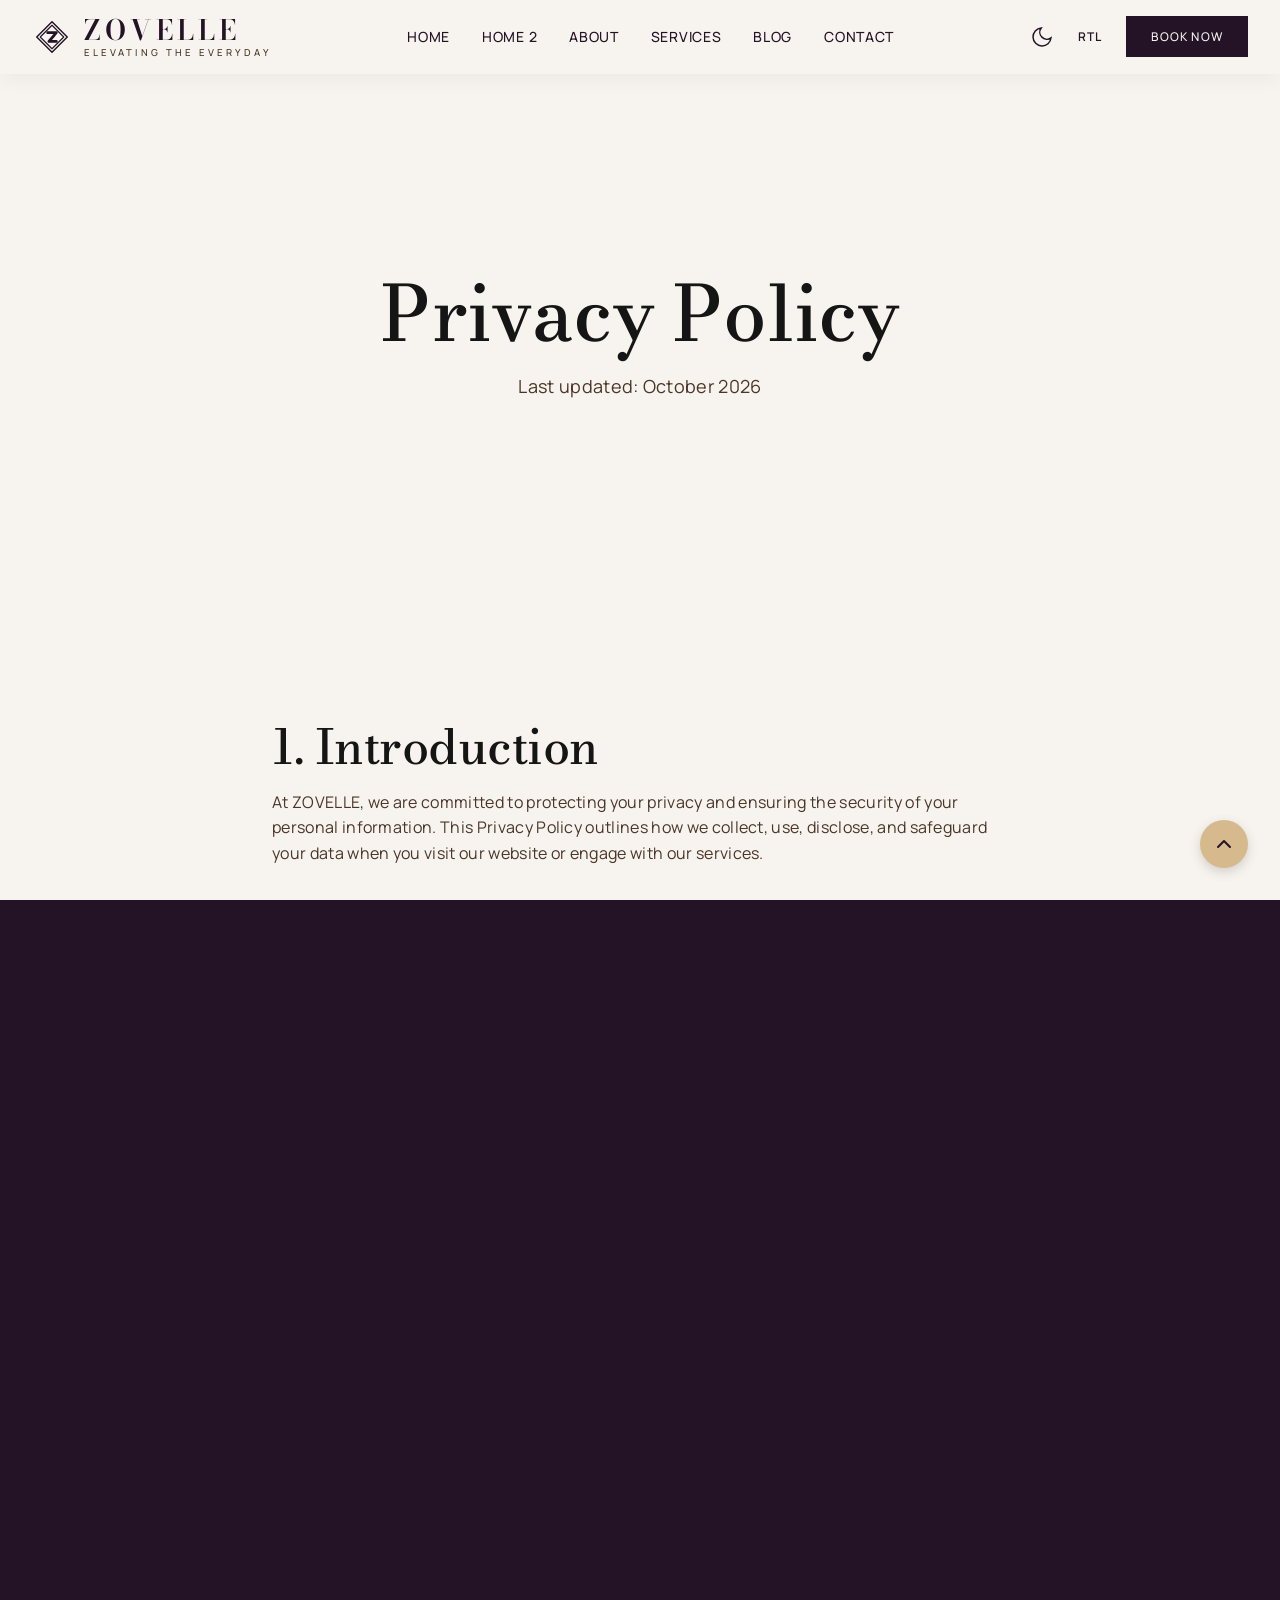
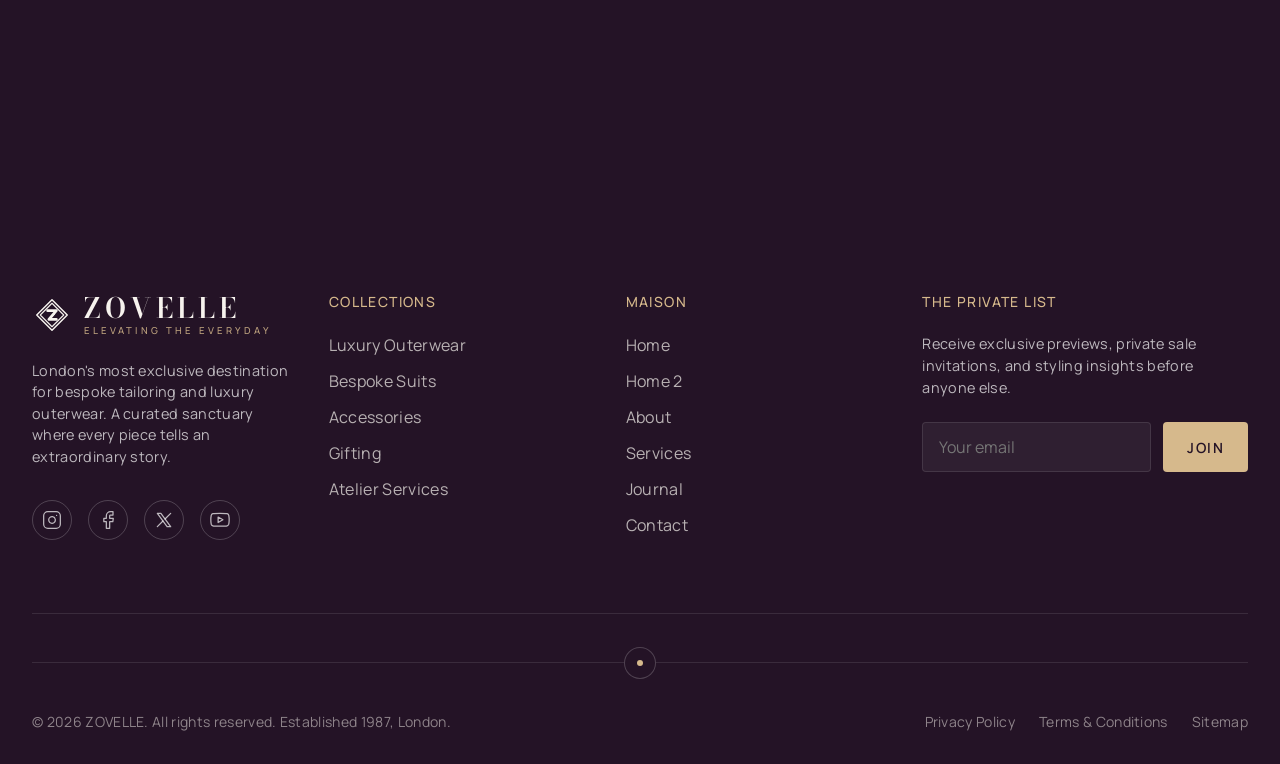
<file: pages/privacy-policy.html>
<!DOCTYPE html>
<html lang="en">
<head>
  <meta charset="UTF-8">
  <meta name="viewport" content="width=device-width, initial-scale=1.0">
  <title>ZOVELLE | Privacy Policy</title>
  <link rel="icon" type="image/svg+xml" href="../assets/images/favicon.svg">
  <link rel="stylesheet" href="../assets/css/main.css">

  <link href="https://fonts.googleapis.com/css2?family=Bodoni+Moda:ital,opsz,wght@0,6..96,400;0,6..96,500;0,6..96,600;0,6..96,700;1,6..96,400&family=Manrope:wght@300;400;500;600&display=swap" rel="stylesheet">
</head>
<body>

  <nav class="navbar solid">
    <div class="container">
      
<a href="../index.html" class="nav-brand" aria-label="ZOVELLE - Home">
  <svg class="brand-mark" viewBox="0 0 32 32" aria-hidden="true"><path d="M16 3.8L28.2 16 16 28.2 3.8 16Z" fill="none" stroke="currentColor" stroke-width="1.15" stroke-linejoin="round"/><path d="M16 6.6L25.4 16 16 25.4 6.6 16Z" fill="none" stroke="currentColor" stroke-width="0.85" stroke-linejoin="round"/><path d="M12.5 12.5h7L13.5 19.5h6" fill="none" stroke="currentColor" stroke-width="2.15" stroke-linecap="round" stroke-linejoin="round"/><path d="M18 15L15 18.5" fill="none" stroke="currentColor" stroke-width="1" stroke-linecap="round"/></svg>
  <span class="brand-lockup">
    <span class="brand-wordmark">ZOVELLE</span>
    <span class="brand-tagline">Elevating the Everyday</span>
  </span>
</a>
      <ul class="nav-menu">
        <li><a href="../index.html" class="nav-link link-underline">Home</a></li>
        <li><a href="home-2.html" class="nav-link link-underline">Home 2</a></li>
        <li><a href="about.html" class="nav-link link-underline">About</a></li>
        <li><a href="services.html" class="nav-link link-underline">Services</a></li>
        <li><a href="blog.html" class="nav-link link-underline">Blog</a></li>
        <li><a href="contact.html" class="nav-link link-underline">Contact</a></li>
      </ul>
      <div class="nav-icons">
        <button class="nav-icon dark-mode-toggle" aria-label="Toggle Theme">
          <svg class="icon-moon" viewBox="0 0 24 24"><path d="M21 12.79A9 9 0 1111.21 3 7 7 0 0021 12.79z"/></svg>
          <svg class="icon-sun" viewBox="0 0 24 24"><path d="M12 17a5 5 0 100-10 5 5 0 000 10zM12 1v2m0 18v2M4.22 4.22l1.42 1.42m12.73 12.73l1.42 1.42M1 12h2m18 0h2M4.22 19.78l1.42-1.42M18.36 5.64l1.42-1.42"/></svg>
        </button>
        <button class="nav-icon rtl-toggle" aria-label="Toggle RTL">RTL</button>
        <a href="booking.html" class="btn btn-primary nav-cta">Book Now</a>
        <button class="menu-toggle" aria-label="Toggle Menu">
          <span></span><span></span><span></span>
        </button>
      </div>
    </div>
  </nav>

  <main>
    <section class="section-lg container text-center" style="padding-top: calc(var(--spacing-xxl) + 80px);">
      <h1 class="text-h1 reveal">Privacy Policy</h1>
      <p class="text-subtitle reveal delay-100" style="margin-top: 1rem; color: var(--text-secondary);">Last updated: October 2026</p>
    </section>

    <section class="section container" style="max-width: 800px;">
      <div class="reveal">
        <h2 class="text-h3" style="margin-bottom: 1rem;">1. Introduction</h2>
        <p class="text-body" style="margin-bottom: 2rem; color: var(--text-secondary);">At ZOVELLE, we are committed to protecting your privacy and ensuring the security of your personal information. This Privacy Policy outlines how we collect, use, disclose, and safeguard your data when you visit our website or engage with our services.</p>

        <h2 class="text-h3" style="margin-bottom: 1rem;">2. Information We Collect</h2>
        <p class="text-body" style="margin-bottom: 1rem; color: var(--text-secondary);">We may collect personal information that you provide directly to us, such as:</p>
        <ul style="margin-bottom: 2rem; color: var(--text-secondary); padding-left: 2rem; list-style-type: disc;">
          <li>Name and contact details (email, phone number, address)</li>
          <li>Payment information when making a purchase</li>
          <li>Measurements and preferences for bespoke services</li>
          <li>Communication history with our concierge team</li>
        </ul>

        <h2 class="text-h3" style="margin-bottom: 1rem;">3. Use of Your Information</h2>
        <p class="text-body" style="margin-bottom: 2rem; color: var(--text-secondary);">Your information allows us to provide a personalized luxury experience. We use this data to process transactions, manage your loyalty account (The Noir Club), tailor styling recommendations, and communicate important updates regarding your orders or our collections.</p>

        <h2 class="text-h3" style="margin-bottom: 1rem;">4. Data Security</h2>
        <p class="text-body" style="margin-bottom: 2rem; color: var(--text-secondary);">We implement state-of-the-art security measures to protect your personal information. However, no method of transmission over the Internet or electronic storage is 100% secure, and we cannot guarantee absolute security.</p>
        
        <h2 class="text-h3" style="margin-bottom: 1rem;">5. Contact Us</h2>
        <p class="text-body" style="color: var(--text-secondary);">If you have any questions about this Privacy Policy, please contact our Data Protection Officer at privacy@zovelle.com.</p>
      </div>
    </section>
  </main>
  
  <footer class="footer">
    <div class="container">
      <div class="footer-top grid grid-4">
        <div>
          <a href="../index.html" class="footer-brand" style="margin-bottom: 1.5rem;">
            <svg class="brand-mark" viewBox="0 0 32 32" aria-hidden="true"><path d="M16 3.8L28.2 16 16 28.2 3.8 16Z" fill="none" stroke="currentColor" stroke-width="1.15" stroke-linejoin="round"/><path d="M16 6.6L25.4 16 16 25.4 6.6 16Z" fill="none" stroke="currentColor" stroke-width="0.85" stroke-linejoin="round"/><path d="M12.5 12.5h7L13.5 19.5h6" fill="none" stroke="currentColor" stroke-width="2.15" stroke-linecap="round" stroke-linejoin="round"/><path d="M18 15L15 18.5" fill="none" stroke="currentColor" stroke-width="1" stroke-linecap="round"/></svg>
            <span class="brand-lockup"><span class="brand-wordmark">ZOVELLE</span><span class="brand-tagline">Elevating the Everyday</span></span>
          </a>
          <p style="color: rgba(255,255,255,0.7); max-width: 280px; margin-bottom: 2rem; font-size: 0.9rem;">London's most exclusive destination for bespoke tailoring and luxury outerwear. A curated sanctuary where every piece tells an extraordinary story.</p>
          <div style="display: flex; gap: 1rem;">
            <a href="https://instagram.com/zovelle" target="_blank" rel="noopener noreferrer" class="social-icon" aria-label="Instagram">
              <svg viewBox="0 0 24 24" width="20" height="20" stroke="currentColor" stroke-width="1.5" fill="none" stroke-linecap="round" stroke-linejoin="round"><rect x="2" y="2" width="20" height="20" rx="5" ry="5"></rect><path d="M16 11.37A4 4 0 1 1 12.63 8 4 4 0 0 1 16 11.37z"></path><line x1="17.5" y1="6.5" x2="17.51" y2="6.5"></line></svg>
            </a>
            <a href="https://facebook.com/zovelle" target="_blank" rel="noopener noreferrer" class="social-icon" aria-label="Facebook">
              <svg viewBox="0 0 24 24" width="20" height="20" stroke="currentColor" stroke-width="1.5" fill="none" stroke-linecap="round" stroke-linejoin="round"><path d="M18 2h-3a5 5 0 0 0-5 5v3H7v4h3v8h4v-8h3.81l.53-4H14V7a1 1 0 0 1 1-1h3z"></path></svg>
            </a>
            <a href="https://x.com/zovelle" target="_blank" rel="noopener noreferrer" class="social-icon" aria-label="X">
              <svg viewBox="0 0 24 24" width="20" height="20" stroke="currentColor" stroke-width="1.5" fill="none" stroke-linecap="round" stroke-linejoin="round"><path d="M4 4l11.733 16h4.267l-11.733 -16z"></path><path d="M4 20l6.768 -6.768m2.46 -2.46l6.772 -6.772"></path></svg>
            </a>
            <a href="https://youtube.com/@zovelle" target="_blank" rel="noopener noreferrer" class="social-icon" aria-label="YouTube">
              <svg viewBox="0 0 24 24" width="20" height="20" stroke="currentColor" stroke-width="1.5" fill="none" stroke-linecap="round" stroke-linejoin="round"><path d="M22.54 6.42a2.78 2.78 0 0 0-1.94-2C18.88 4 12 4 12 4s-6.88 0-8.6.46a2.78 2.78 0 0 0-1.94 2A29 29 0 0 0 1 11.75a29 29 0 0 0 .46 5.33A2.78 2.78 0 0 0 3.4 19c1.72.46 8.6.46 8.6.46s6.88 0 8.6-.46a2.78 2.78 0 0 0 1.94-2 29 29 0 0 0 .46-5.25 29 29 0 0 0-.46-5.33z"></path><polygon points="9.75 15.02 15.5 11.75 9.75 8.48 9.75 15.02"></polygon></svg>
            </a>
          </div>
        </div>
        <div>
          <h4 class="footer-col-title">Collections</h4>
          <a href="../index.html" class="footer-link">Luxury Outerwear</a>
          <a href="services.html" class="footer-link">Bespoke Suits</a>
          <a href="home-2.html" class="footer-link">Accessories</a>
          <a href="contact.html" class="footer-link">Gifting</a>
          <a href="services.html" class="footer-link">Atelier Services</a>
        </div>
        <div>
          <h4 class="footer-col-title">Maison</h4>
          <a href="../index.html" class="footer-link">Home</a>
          <a href="home-2.html" class="footer-link">Home 2</a>
          <a href="about.html" class="footer-link">About</a>
          <a href="services.html" class="footer-link">Services</a>
          <a href="blog.html" class="footer-link">Journal</a>
          <a href="contact.html" class="footer-link">Contact</a>
        </div>
        <div>
          <h4 class="footer-col-title">The Private List</h4>
          <p style="margin-bottom: 1.5rem; color: rgba(255,255,255,0.7); font-size: 0.9rem;">Receive exclusive previews, private sale invitations, and styling insights before anyone else.</p>
          <form style="display: flex; gap: 0.75rem;" onsubmit="return false;">
            <input type="email" placeholder="Your email" style="background: rgba(255,255,255,0.05); border: 1px solid rgba(255,255,255,0.1); padding: 0.75rem 1rem; color: white; border-radius: 4px; flex: 1; min-width: 0;" required>
            <button type="submit" class="btn" style="background: var(--color-champagne); color: var(--color-plum); padding: 0.75rem 1.5rem; font-weight: 600; border-radius: 4px; border: none; cursor: pointer;">JOIN</button>
          </form>
        </div>
      </div>
      
      <div class="footer-separator">
        <div class="footer-separator-icon">
          <div class="footer-separator-dot"></div>
        </div>
      </div>
      
      <div class="footer-bottom">
        <div>&copy; 2026 ZOVELLE. All rights reserved. Established 1987, London.</div>
        <div style="display: flex; gap: 1.5rem;">
          <a href="privacy-policy.html">Privacy Policy</a>
          <a href="terms.html">Terms & Conditions</a>
          <a href="sitemap.html">Sitemap</a>
        </div>
      </div>
    </div>
    
    <a href="#" class="scroll-top-btn" aria-label="Scroll to top" onclick="window.scrollTo({top: 0, behavior: 'smooth'}); return false;">
      <svg viewBox="0 0 24 24" width="24" height="24" stroke="currentColor" stroke-width="2" fill="none" stroke-linecap="round" stroke-linejoin="round"><polyline points="18 15 12 9 6 15"></polyline></svg>
    </a>
  </footer>

  <script src="../assets/js/bundle.js"></script>
</body>
</html>
</file>
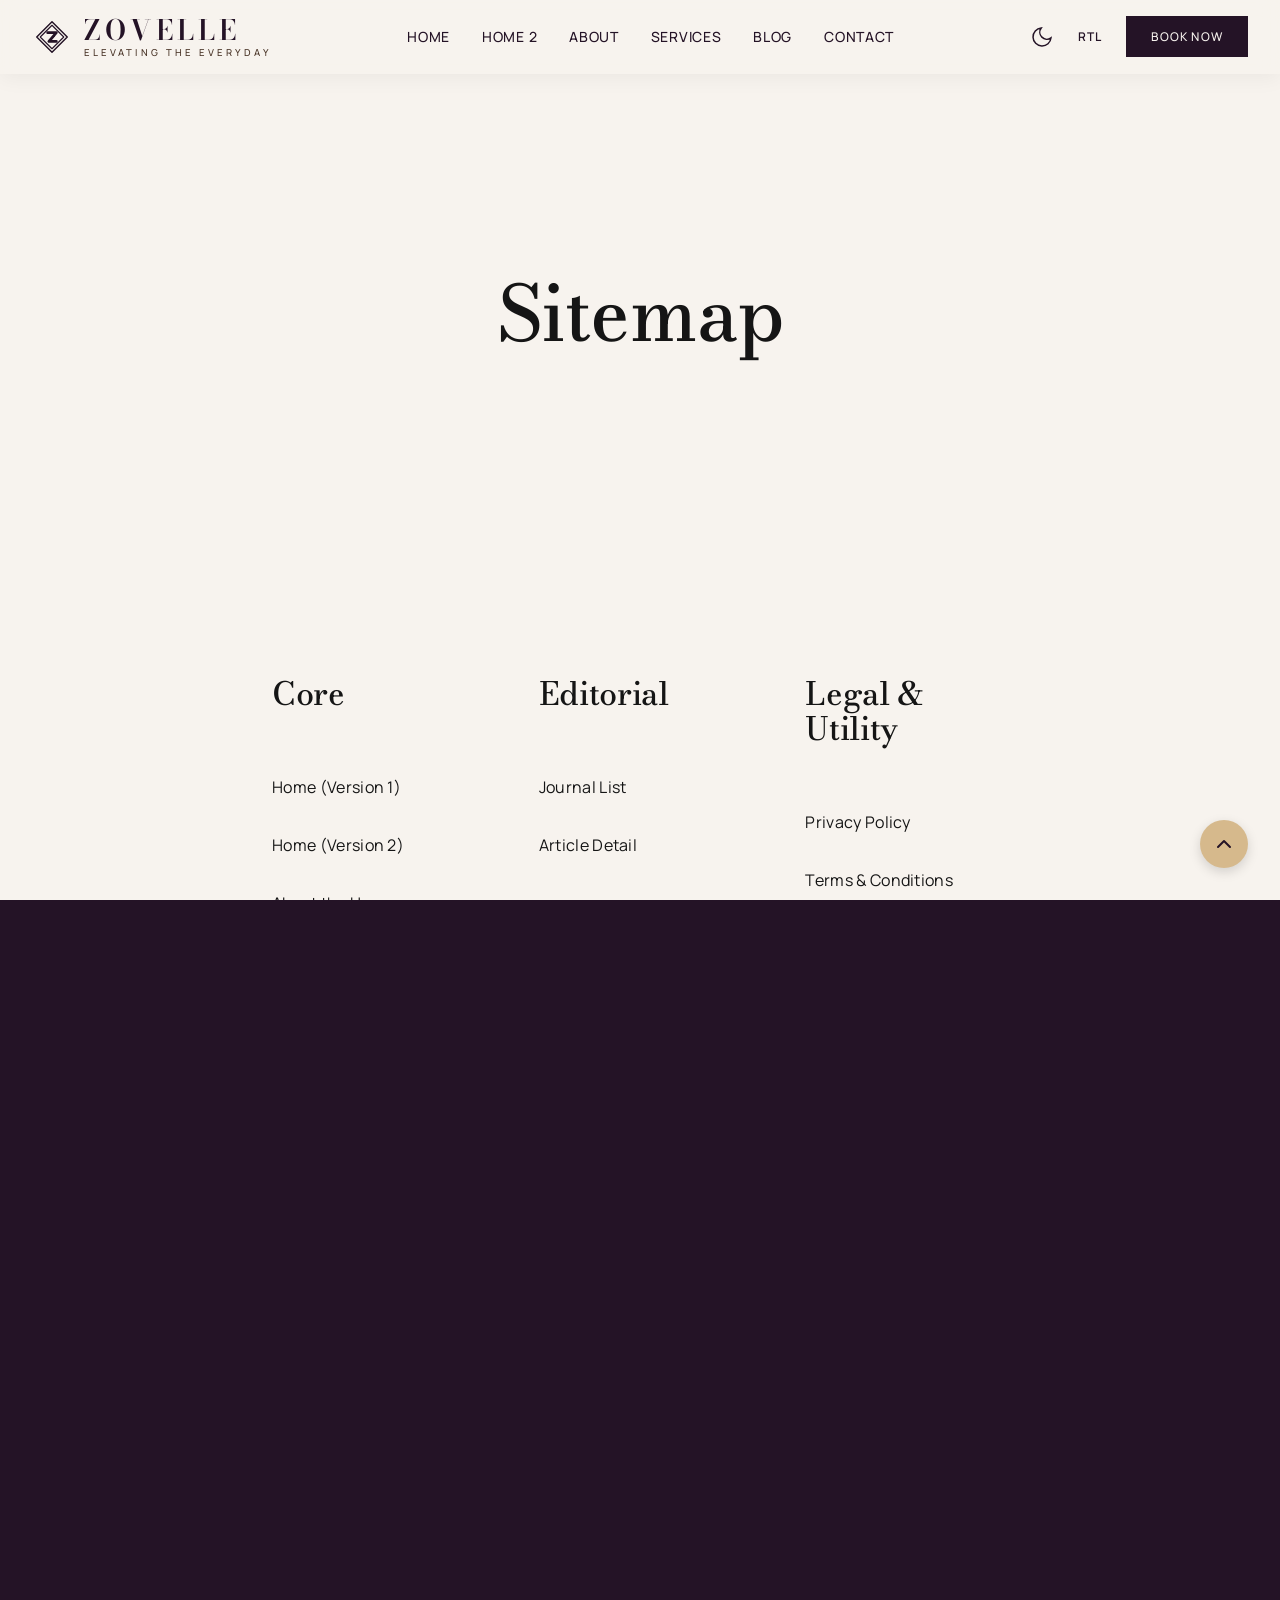
<file: pages/sitemap.html>
<!DOCTYPE html>
<html lang="en">
<head>
  <meta charset="UTF-8">
  <meta name="viewport" content="width=device-width, initial-scale=1.0">
  <title>ZOVELLE | Sitemap</title>
  <link rel="icon" type="image/svg+xml" href="../assets/images/favicon.svg">
  <link rel="stylesheet" href="../assets/css/main.css">

  <link href="https://fonts.googleapis.com/css2?family=Bodoni+Moda:ital,opsz,wght@0,6..96,400;0,6..96,500;0,6..96,600;0,6..96,700;1,6..96,400&family=Manrope:wght@300;400;500;600&display=swap" rel="stylesheet">
</head>
<body>

  <nav class="navbar solid">
    <div class="container">
      
<a href="../index.html" class="nav-brand" aria-label="ZOVELLE - Home">
  <svg class="brand-mark" viewBox="0 0 32 32" aria-hidden="true"><path d="M16 3.8L28.2 16 16 28.2 3.8 16Z" fill="none" stroke="currentColor" stroke-width="1.15" stroke-linejoin="round"/><path d="M16 6.6L25.4 16 16 25.4 6.6 16Z" fill="none" stroke="currentColor" stroke-width="0.85" stroke-linejoin="round"/><path d="M12.5 12.5h7L13.5 19.5h6" fill="none" stroke="currentColor" stroke-width="2.15" stroke-linecap="round" stroke-linejoin="round"/><path d="M18 15L15 18.5" fill="none" stroke="currentColor" stroke-width="1" stroke-linecap="round"/></svg>
  <span class="brand-lockup">
    <span class="brand-wordmark">ZOVELLE</span>
    <span class="brand-tagline">Elevating the Everyday</span>
  </span>
</a>
      <ul class="nav-menu">
        <li><a href="../index.html" class="nav-link link-underline">Home</a></li>
        <li><a href="home-2.html" class="nav-link link-underline">Home 2</a></li>
        <li><a href="about.html" class="nav-link link-underline">About</a></li>
        <li><a href="services.html" class="nav-link link-underline">Services</a></li>
        <li><a href="blog.html" class="nav-link link-underline">Blog</a></li>
        <li><a href="contact.html" class="nav-link link-underline">Contact</a></li>
      </ul>
      <div class="nav-icons">
        <button class="nav-icon dark-mode-toggle" aria-label="Toggle Theme">
          <svg class="icon-moon" viewBox="0 0 24 24"><path d="M21 12.79A9 9 0 1111.21 3 7 7 0 0021 12.79z"/></svg>
          <svg class="icon-sun" viewBox="0 0 24 24"><path d="M12 17a5 5 0 100-10 5 5 0 000 10zM12 1v2m0 18v2M4.22 4.22l1.42 1.42m12.73 12.73l1.42 1.42M1 12h2m18 0h2M4.22 19.78l1.42-1.42M18.36 5.64l1.42-1.42"/></svg>
        </button>
        <button class="nav-icon rtl-toggle" aria-label="Toggle RTL">RTL</button>
        <a href="booking.html" class="btn btn-primary nav-cta">Book Now</a>
        <button class="menu-toggle" aria-label="Toggle Menu">
          <span></span><span></span><span></span>
        </button>
      </div>
    </div>
  </nav>

  <main>
    <section class="section-lg container text-center" style="padding-top: calc(var(--spacing-xxl) + 80px);">
      <h1 class="text-h1 reveal">Sitemap</h1>
    </section>

    <section class="section container" style="max-width: 800px;">
      <div class="grid grid-3 gap-lg reveal">
        <div>
            <h3 class="text-h4 mb-4">Core</h3>
            <ul style="list-style: none; padding: 0;">
                <li class="mb-2"><a href="../index.html" class="link-underline">Home (Version 1)</a></li>
                <li class="mb-2"><a href="home-2.html" class="link-underline">Home (Version 2)</a></li>
                <li class="mb-2"><a href="about.html" class="link-underline">About the House</a></li>
                <li class="mb-2"><a href="services.html" class="link-underline">Bespoke Services</a></li>
                <li class="mb-2"><a href="contact.html" class="link-underline">Contact & Boutiques</a></li>
            </ul>
        </div>
        <div>
            <h3 class="text-h4 mb-4">Editorial</h3>
            <ul style="list-style: none; padding: 0;">
                <li class="mb-2"><a href="blog.html" class="link-underline">Journal List</a></li>
                <li class="mb-2"><a href="blog-detail.html" class="link-underline">Article Detail</a></li>
            </ul>
        </div>
        <div>
            <h3 class="text-h4 mb-4">Legal & Utility</h3>
            <ul style="list-style: none; padding: 0;">
                <li class="mb-2"><a href="privacy-policy.html" class="link-underline">Privacy Policy</a></li>
                <li class="mb-2"><a href="terms.html" class="link-underline">Terms & Conditions</a></li>
                <li class="mb-2"><a href="sitemap.html" class="link-underline">Sitemap</a></li>
                <li class="mb-2"><a href="404.html" class="link-underline">404 Error</a></li>
                <li class="mb-2"><a href="maintenance.html" class="link-underline">Maintenance</a></li>
            </ul>
        </div>
      </div>
    </section>
  </main>
  
  <footer class="footer">
    <div class="container">
      <div class="footer-top grid grid-4">
        <div>
          <a href="../index.html" class="footer-brand" style="margin-bottom: 1.5rem;">
            <svg class="brand-mark" viewBox="0 0 32 32" aria-hidden="true"><path d="M16 3.8L28.2 16 16 28.2 3.8 16Z" fill="none" stroke="currentColor" stroke-width="1.15" stroke-linejoin="round"/><path d="M16 6.6L25.4 16 16 25.4 6.6 16Z" fill="none" stroke="currentColor" stroke-width="0.85" stroke-linejoin="round"/><path d="M12.5 12.5h7L13.5 19.5h6" fill="none" stroke="currentColor" stroke-width="2.15" stroke-linecap="round" stroke-linejoin="round"/><path d="M18 15L15 18.5" fill="none" stroke="currentColor" stroke-width="1" stroke-linecap="round"/></svg>
            <span class="brand-lockup"><span class="brand-wordmark">ZOVELLE</span><span class="brand-tagline">Elevating the Everyday</span></span>
          </a>
          <p style="color: rgba(255,255,255,0.7); max-width: 280px; margin-bottom: 2rem; font-size: 0.9rem;">London's most exclusive destination for bespoke tailoring and luxury outerwear. A curated sanctuary where every piece tells an extraordinary story.</p>
          <div style="display: flex; gap: 1rem;">
            <a href="https://instagram.com/zovelle" target="_blank" rel="noopener noreferrer" class="social-icon" aria-label="Instagram">
              <svg viewBox="0 0 24 24" width="20" height="20" stroke="currentColor" stroke-width="1.5" fill="none" stroke-linecap="round" stroke-linejoin="round"><rect x="2" y="2" width="20" height="20" rx="5" ry="5"></rect><path d="M16 11.37A4 4 0 1 1 12.63 8 4 4 0 0 1 16 11.37z"></path><line x1="17.5" y1="6.5" x2="17.51" y2="6.5"></line></svg>
            </a>
            <a href="https://facebook.com/zovelle" target="_blank" rel="noopener noreferrer" class="social-icon" aria-label="Facebook">
              <svg viewBox="0 0 24 24" width="20" height="20" stroke="currentColor" stroke-width="1.5" fill="none" stroke-linecap="round" stroke-linejoin="round"><path d="M18 2h-3a5 5 0 0 0-5 5v3H7v4h3v8h4v-8h3.81l.53-4H14V7a1 1 0 0 1 1-1h3z"></path></svg>
            </a>
            <a href="https://x.com/zovelle" target="_blank" rel="noopener noreferrer" class="social-icon" aria-label="X">
              <svg viewBox="0 0 24 24" width="20" height="20" stroke="currentColor" stroke-width="1.5" fill="none" stroke-linecap="round" stroke-linejoin="round"><path d="M4 4l11.733 16h4.267l-11.733 -16z"></path><path d="M4 20l6.768 -6.768m2.46 -2.46l6.772 -6.772"></path></svg>
            </a>
            <a href="https://youtube.com/@zovelle" target="_blank" rel="noopener noreferrer" class="social-icon" aria-label="YouTube">
              <svg viewBox="0 0 24 24" width="20" height="20" stroke="currentColor" stroke-width="1.5" fill="none" stroke-linecap="round" stroke-linejoin="round"><path d="M22.54 6.42a2.78 2.78 0 0 0-1.94-2C18.88 4 12 4 12 4s-6.88 0-8.6.46a2.78 2.78 0 0 0-1.94 2A29 29 0 0 0 1 11.75a29 29 0 0 0 .46 5.33A2.78 2.78 0 0 0 3.4 19c1.72.46 8.6.46 8.6.46s6.88 0 8.6-.46a2.78 2.78 0 0 0 1.94-2 29 29 0 0 0 .46-5.25 29 29 0 0 0-.46-5.33z"></path><polygon points="9.75 15.02 15.5 11.75 9.75 8.48 9.75 15.02"></polygon></svg>
            </a>
          </div>
        </div>
        <div>
          <h4 class="footer-col-title">Collections</h4>
          <a href="../index.html" class="footer-link">Luxury Outerwear</a>
          <a href="services.html" class="footer-link">Bespoke Suits</a>
          <a href="home-2.html" class="footer-link">Accessories</a>
          <a href="contact.html" class="footer-link">Gifting</a>
          <a href="services.html" class="footer-link">Atelier Services</a>
        </div>
        <div>
          <h4 class="footer-col-title">Maison</h4>
          <a href="../index.html" class="footer-link">Home</a>
          <a href="home-2.html" class="footer-link">Home 2</a>
          <a href="about.html" class="footer-link">About</a>
          <a href="services.html" class="footer-link">Services</a>
          <a href="blog.html" class="footer-link">Journal</a>
          <a href="contact.html" class="footer-link">Contact</a>
        </div>
        <div>
          <h4 class="footer-col-title">The Private List</h4>
          <p style="margin-bottom: 1.5rem; color: rgba(255,255,255,0.7); font-size: 0.9rem;">Receive exclusive previews, private sale invitations, and styling insights before anyone else.</p>
          <form style="display: flex; gap: 0.75rem;" onsubmit="return false;">
            <input type="email" placeholder="Your email" style="background: rgba(255,255,255,0.05); border: 1px solid rgba(255,255,255,0.1); padding: 0.75rem 1rem; color: white; border-radius: 4px; flex: 1; min-width: 0;" required>
            <button type="submit" class="btn" style="background: var(--color-champagne); color: var(--color-plum); padding: 0.75rem 1.5rem; font-weight: 600; border-radius: 4px; border: none; cursor: pointer;">JOIN</button>
          </form>
        </div>
      </div>
      
      <div class="footer-separator">
        <div class="footer-separator-icon">
          <div class="footer-separator-dot"></div>
        </div>
      </div>
      
      <div class="footer-bottom">
        <div>&copy; 2026 ZOVELLE. All rights reserved. Established 1987, London.</div>
        <div style="display: flex; gap: 1.5rem;">
          <a href="privacy-policy.html">Privacy Policy</a>
          <a href="terms.html">Terms & Conditions</a>
          <a href="sitemap.html">Sitemap</a>
        </div>
      </div>
    </div>
    
    <a href="#" class="scroll-top-btn" aria-label="Scroll to top" onclick="window.scrollTo({top: 0, behavior: 'smooth'}); return false;">
      <svg viewBox="0 0 24 24" width="24" height="24" stroke="currentColor" stroke-width="2" fill="none" stroke-linecap="round" stroke-linejoin="round"><polyline points="18 15 12 9 6 15"></polyline></svg>
    </a>
  </footer>

  <script src="../assets/js/bundle.js"></script>
</body>
</html>
</file>
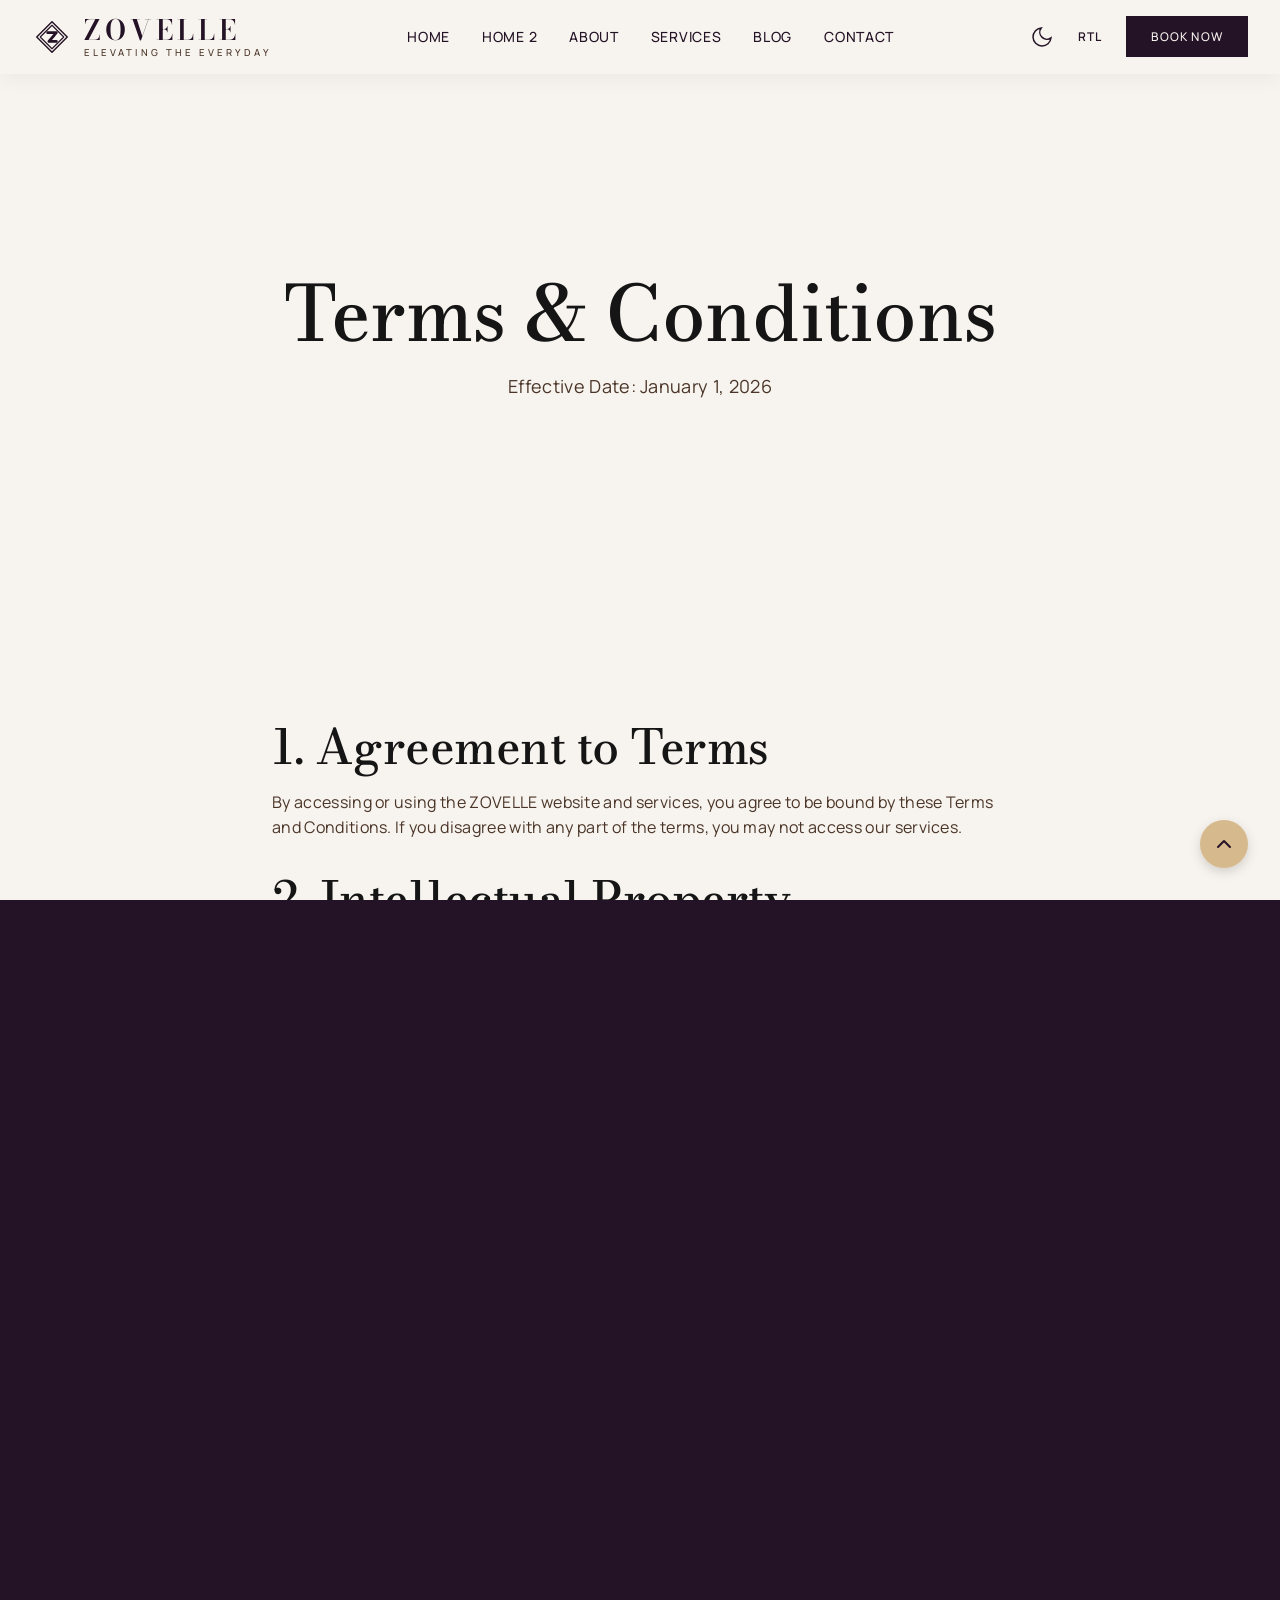
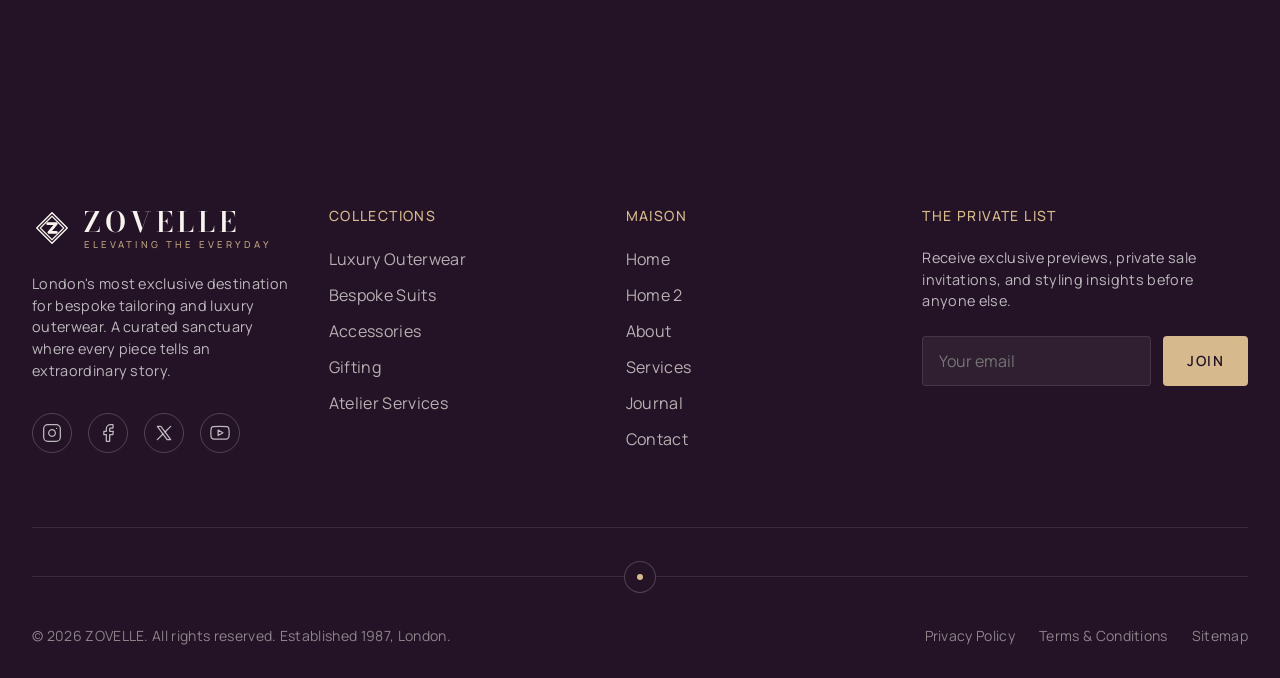
<file: pages/terms.html>
<!DOCTYPE html>
<html lang="en">
<head>
  <meta charset="UTF-8">
  <meta name="viewport" content="width=device-width, initial-scale=1.0">
  <title>ZOVELLE | Terms & Conditions</title>
  <link rel="icon" type="image/svg+xml" href="../assets/images/favicon.svg">
  <link rel="stylesheet" href="../assets/css/main.css">

  <link href="https://fonts.googleapis.com/css2?family=Bodoni+Moda:ital,opsz,wght@0,6..96,400;0,6..96,500;0,6..96,600;0,6..96,700;1,6..96,400&family=Manrope:wght@300;400;500;600&display=swap" rel="stylesheet">
</head>
<body>

  <nav class="navbar solid">
    <div class="container">
      
<a href="../index.html" class="nav-brand" aria-label="ZOVELLE - Home">
  <svg class="brand-mark" viewBox="0 0 32 32" aria-hidden="true"><path d="M16 3.8L28.2 16 16 28.2 3.8 16Z" fill="none" stroke="currentColor" stroke-width="1.15" stroke-linejoin="round"/><path d="M16 6.6L25.4 16 16 25.4 6.6 16Z" fill="none" stroke="currentColor" stroke-width="0.85" stroke-linejoin="round"/><path d="M12.5 12.5h7L13.5 19.5h6" fill="none" stroke="currentColor" stroke-width="2.15" stroke-linecap="round" stroke-linejoin="round"/><path d="M18 15L15 18.5" fill="none" stroke="currentColor" stroke-width="1" stroke-linecap="round"/></svg>
  <span class="brand-lockup">
    <span class="brand-wordmark">ZOVELLE</span>
    <span class="brand-tagline">Elevating the Everyday</span>
  </span>
</a>
      <ul class="nav-menu">
        <li><a href="../index.html" class="nav-link link-underline">Home</a></li>
        <li><a href="home-2.html" class="nav-link link-underline">Home 2</a></li>
        <li><a href="about.html" class="nav-link link-underline">About</a></li>
        <li><a href="services.html" class="nav-link link-underline">Services</a></li>
        <li><a href="blog.html" class="nav-link link-underline">Blog</a></li>
        <li><a href="contact.html" class="nav-link link-underline">Contact</a></li>
      </ul>
      <div class="nav-icons">
        <button class="nav-icon dark-mode-toggle" aria-label="Toggle Theme">
          <svg class="icon-moon" viewBox="0 0 24 24"><path d="M21 12.79A9 9 0 1111.21 3 7 7 0 0021 12.79z"/></svg>
          <svg class="icon-sun" viewBox="0 0 24 24"><path d="M12 17a5 5 0 100-10 5 5 0 000 10zM12 1v2m0 18v2M4.22 4.22l1.42 1.42m12.73 12.73l1.42 1.42M1 12h2m18 0h2M4.22 19.78l1.42-1.42M18.36 5.64l1.42-1.42"/></svg>
        </button>
        <button class="nav-icon rtl-toggle" aria-label="Toggle RTL">RTL</button>
        <a href="booking.html" class="btn btn-primary nav-cta">Book Now</a>
        <button class="menu-toggle" aria-label="Toggle Menu">
          <span></span><span></span><span></span>
        </button>
      </div>
    </div>
  </nav>

  <main>
    <section class="section-lg container text-center" style="padding-top: calc(var(--spacing-xxl) + 80px);">
      <h1 class="text-h1 reveal">Terms & Conditions</h1>
      <p class="text-subtitle reveal delay-100" style="margin-top: 1rem; color: var(--text-secondary);">Effective Date: January 1, 2026</p>
    </section>

    <section class="section container" style="max-width: 800px;">
      <div class="reveal">
        <h2 class="text-h3" style="margin-bottom: 1rem;">1. Agreement to Terms</h2>
        <p class="text-body" style="margin-bottom: 2rem; color: var(--text-secondary);">By accessing or using the ZOVELLE website and services, you agree to be bound by these Terms and Conditions. If you disagree with any part of the terms, you may not access our services.</p>

        <h2 class="text-h3" style="margin-bottom: 1rem;">2. Intellectual Property</h2>
        <p class="text-body" style="margin-bottom: 2rem; color: var(--text-secondary);">All content included on this site, such as text, graphics, logos, images, audio clips, digital downloads, and data compilations, is the property of ZOVELLE or its content suppliers and protected by international copyright laws. The compilation of all content on this site is the exclusive property of ZOVELLE.</p>

        <h2 class="text-h3" style="margin-bottom: 1rem;">3. Products & Pricing</h2>
        <p class="text-body" style="margin-bottom: 2rem; color: var(--text-secondary);">We make every effort to display as accurately as possible the colors, features, specifications, and details of the products available. However, we do not guarantee that the colors, features, specifications, and details will be accurate, complete, reliable, current, or free of other errors.</p>

        <h2 class="text-h3" style="margin-bottom: 1rem;">4. Bespoke Services</h2>
        <p class="text-body" style="margin-bottom: 2rem; color: var(--text-secondary);">For our "Made to Measure" and bespoke services, a non-refundable deposit of 50% is required before the commencement of work. Due to the highly personalized nature of these garments, they are not eligible for returns or exchanges once the fabric has been cut.</p>
        
        <h2 class="text-h3" style="margin-bottom: 1rem;">5. Governing Law</h2>
        <p class="text-body" style="color: var(--text-secondary);">These Terms shall be governed and construed in accordance with the laws of France, without regard to its conflict of law provisions.</p>
      </div>
    </section>
  </main>
  
  <footer class="footer">
    <div class="container">
      <div class="footer-top grid grid-4">
        <div>
          <a href="../index.html" class="footer-brand" style="margin-bottom: 1.5rem;">
            <svg class="brand-mark" viewBox="0 0 32 32" aria-hidden="true"><path d="M16 3.8L28.2 16 16 28.2 3.8 16Z" fill="none" stroke="currentColor" stroke-width="1.15" stroke-linejoin="round"/><path d="M16 6.6L25.4 16 16 25.4 6.6 16Z" fill="none" stroke="currentColor" stroke-width="0.85" stroke-linejoin="round"/><path d="M12.5 12.5h7L13.5 19.5h6" fill="none" stroke="currentColor" stroke-width="2.15" stroke-linecap="round" stroke-linejoin="round"/><path d="M18 15L15 18.5" fill="none" stroke="currentColor" stroke-width="1" stroke-linecap="round"/></svg>
            <span class="brand-lockup"><span class="brand-wordmark">ZOVELLE</span><span class="brand-tagline">Elevating the Everyday</span></span>
          </a>
          <p style="color: rgba(255,255,255,0.7); max-width: 280px; margin-bottom: 2rem; font-size: 0.9rem;">London's most exclusive destination for bespoke tailoring and luxury outerwear. A curated sanctuary where every piece tells an extraordinary story.</p>
          <div style="display: flex; gap: 1rem;">
            <a href="https://instagram.com/zovelle" target="_blank" rel="noopener noreferrer" class="social-icon" aria-label="Instagram">
              <svg viewBox="0 0 24 24" width="20" height="20" stroke="currentColor" stroke-width="1.5" fill="none" stroke-linecap="round" stroke-linejoin="round"><rect x="2" y="2" width="20" height="20" rx="5" ry="5"></rect><path d="M16 11.37A4 4 0 1 1 12.63 8 4 4 0 0 1 16 11.37z"></path><line x1="17.5" y1="6.5" x2="17.51" y2="6.5"></line></svg>
            </a>
            <a href="https://facebook.com/zovelle" target="_blank" rel="noopener noreferrer" class="social-icon" aria-label="Facebook">
              <svg viewBox="0 0 24 24" width="20" height="20" stroke="currentColor" stroke-width="1.5" fill="none" stroke-linecap="round" stroke-linejoin="round"><path d="M18 2h-3a5 5 0 0 0-5 5v3H7v4h3v8h4v-8h3.81l.53-4H14V7a1 1 0 0 1 1-1h3z"></path></svg>
            </a>
            <a href="https://x.com/zovelle" target="_blank" rel="noopener noreferrer" class="social-icon" aria-label="X">
              <svg viewBox="0 0 24 24" width="20" height="20" stroke="currentColor" stroke-width="1.5" fill="none" stroke-linecap="round" stroke-linejoin="round"><path d="M4 4l11.733 16h4.267l-11.733 -16z"></path><path d="M4 20l6.768 -6.768m2.46 -2.46l6.772 -6.772"></path></svg>
            </a>
            <a href="https://youtube.com/@zovelle" target="_blank" rel="noopener noreferrer" class="social-icon" aria-label="YouTube">
              <svg viewBox="0 0 24 24" width="20" height="20" stroke="currentColor" stroke-width="1.5" fill="none" stroke-linecap="round" stroke-linejoin="round"><path d="M22.54 6.42a2.78 2.78 0 0 0-1.94-2C18.88 4 12 4 12 4s-6.88 0-8.6.46a2.78 2.78 0 0 0-1.94 2A29 29 0 0 0 1 11.75a29 29 0 0 0 .46 5.33A2.78 2.78 0 0 0 3.4 19c1.72.46 8.6.46 8.6.46s6.88 0 8.6-.46a2.78 2.78 0 0 0 1.94-2 29 29 0 0 0 .46-5.25 29 29 0 0 0-.46-5.33z"></path><polygon points="9.75 15.02 15.5 11.75 9.75 8.48 9.75 15.02"></polygon></svg>
            </a>
          </div>
        </div>
        <div>
          <h4 class="footer-col-title">Collections</h4>
          <a href="../index.html" class="footer-link">Luxury Outerwear</a>
          <a href="services.html" class="footer-link">Bespoke Suits</a>
          <a href="home-2.html" class="footer-link">Accessories</a>
          <a href="contact.html" class="footer-link">Gifting</a>
          <a href="services.html" class="footer-link">Atelier Services</a>
        </div>
        <div>
          <h4 class="footer-col-title">Maison</h4>
          <a href="../index.html" class="footer-link">Home</a>
          <a href="home-2.html" class="footer-link">Home 2</a>
          <a href="about.html" class="footer-link">About</a>
          <a href="services.html" class="footer-link">Services</a>
          <a href="blog.html" class="footer-link">Journal</a>
          <a href="contact.html" class="footer-link">Contact</a>
        </div>
        <div>
          <h4 class="footer-col-title">The Private List</h4>
          <p style="margin-bottom: 1.5rem; color: rgba(255,255,255,0.7); font-size: 0.9rem;">Receive exclusive previews, private sale invitations, and styling insights before anyone else.</p>
          <form style="display: flex; gap: 0.75rem;" onsubmit="return false;">
            <input type="email" placeholder="Your email" style="background: rgba(255,255,255,0.05); border: 1px solid rgba(255,255,255,0.1); padding: 0.75rem 1rem; color: white; border-radius: 4px; flex: 1; min-width: 0;" required>
            <button type="submit" class="btn" style="background: var(--color-champagne); color: var(--color-plum); padding: 0.75rem 1.5rem; font-weight: 600; border-radius: 4px; border: none; cursor: pointer;">JOIN</button>
          </form>
        </div>
      </div>
      
      <div class="footer-separator">
        <div class="footer-separator-icon">
          <div class="footer-separator-dot"></div>
        </div>
      </div>
      
      <div class="footer-bottom">
        <div>&copy; 2026 ZOVELLE. All rights reserved. Established 1987, London.</div>
        <div style="display: flex; gap: 1.5rem;">
          <a href="privacy-policy.html">Privacy Policy</a>
          <a href="terms.html">Terms & Conditions</a>
          <a href="sitemap.html">Sitemap</a>
        </div>
      </div>
    </div>
    
    <a href="#" class="scroll-top-btn" aria-label="Scroll to top" onclick="window.scrollTo({top: 0, behavior: 'smooth'}); return false;">
      <svg viewBox="0 0 24 24" width="24" height="24" stroke="currentColor" stroke-width="2" fill="none" stroke-linecap="round" stroke-linejoin="round"><polyline points="18 15 12 9 6 15"></polyline></svg>
    </a>
  </footer>

  <script src="../assets/js/bundle.js"></script>
</body>
</html>
</file>
<file: assets/css/main.css>
/* ==========================================================================
   Master CSS Import File
   ========================================================================== */

/* 1. Tokens & Reset */
@import url('./variables.css');
@import url('./reset.css');

/* 2. Global Styles */
@import url('./typography.css');
@import url('./layout.css');

/* 3. Shared Components */
@import url('./components.css');
@import url('./navbar.css');
@import url('./animations.css');

/* 4. Section Styles */
@import url('./hero.css');
@import url('./dark-mode.css');
@import url('./rtl.css');
@import url('./responsive.css');

/* Global Footer Styles */
.footer {
  background-color: var(--color-plum);
  color: var(--color-porcelain);
  padding: var(--spacing-xl) 0 0;
}

.footer-top {
  padding-bottom: var(--spacing-lg);
  border-bottom: 1px solid rgba(255, 255, 255, 0.1);
}

.footer-brand {
  display: flex;
  align-items: center;
  gap: 0.75rem;
  font-family: var(--font-editorial);
  font-size: 1.75rem;
  font-weight: 600;
  letter-spacing: 0.14em;
  text-transform: uppercase;
  margin-bottom: 1rem;
  text-decoration: none;
  color: inherit;
}

.footer-brand .brand-mark {
  width: 2.5rem;
  height: 2.5rem;
  flex-shrink: 0;
}

.footer-brand .brand-lockup {
  display: flex;
  flex-direction: column;
  line-height: 1;
  text-align: left;
}

.footer-brand .brand-tagline {
  margin-top: 0.25rem;
  font-family: var(--font-ui);
  font-size: 0.6rem;
  font-weight: 500;
  letter-spacing: 0.32em;
  text-transform: uppercase;
  color: var(--color-champagne);
  opacity: 0.85;
}

.footer-col-title {
  font-family: var(--font-ui);
  font-size: 0.875rem;
  text-transform: uppercase;
  letter-spacing: 0.1em;
  margin-bottom: 1.5rem;
  color: var(--color-champagne);
}

.footer-link {
  display: block;
  margin-bottom: 0.75rem;
  color: rgba(247, 243, 238, 0.7);
  transition: color var(--transition-fast);
}

.footer-link:hover {
  color: var(--color-porcelain);
}

.footer-bottom {
  display: flex;
  justify-content: space-between;
  align-items: center;
  font-size: 0.875rem;
  color: rgba(247, 243, 238, 0.5);
  padding-bottom: 2rem;
}

.social-icon {
  width: 40px;
  height: 40px;
  border-radius: 50%;
  border: 1px solid rgba(255, 255, 255, 0.2);
  display: flex;
  align-items: center;
  justify-content: center;
  color: rgba(255, 255, 255, 0.7);
  transition: all var(--transition-fast);
}

.social-icon:hover {
  background: var(--color-champagne);
  color: var(--color-plum);
  border-color: var(--color-champagne);
}

.footer-separator {
  position: relative;
  text-align: center;
  margin: 3rem 0;
  border-top: 1px solid rgba(255, 255, 255, 0.1);
}

.footer-separator-icon {
  width: 32px;
  height: 32px;
  border: 1px solid rgba(255, 255, 255, 0.2);
  border-radius: 50%;
  display: inline-flex;
  align-items: center;
  justify-content: center;
  position: absolute;
  top: -16px;
  left: 50%;
  transform: translateX(-50%);
  background-color: var(--color-plum);
}

.footer-separator-dot {
  width: 6px;
  height: 6px;
  background-color: var(--color-champagne);
  border-radius: 50%;
}

.scroll-top-btn {
  position: fixed;
  bottom: 2rem;
  right: 2rem;
  width: 48px;
  height: 48px;
  background-color: var(--color-champagne);
  color: var(--color-plum);
  border-radius: 50%;
  display: flex;
  align-items: center;
  justify-content: center;
  box-shadow: 0 4px 12px rgba(0,0,0,0.15);
  z-index: 100;
  transition: transform var(--transition-fast);
}

.scroll-top-btn:hover {
  transform: translateY(-4px);
}

@media (max-width: 768px) {
  .footer-bottom {
    flex-direction: column;
    gap: 1rem;
    text-align: center;
  }
}
</file>
